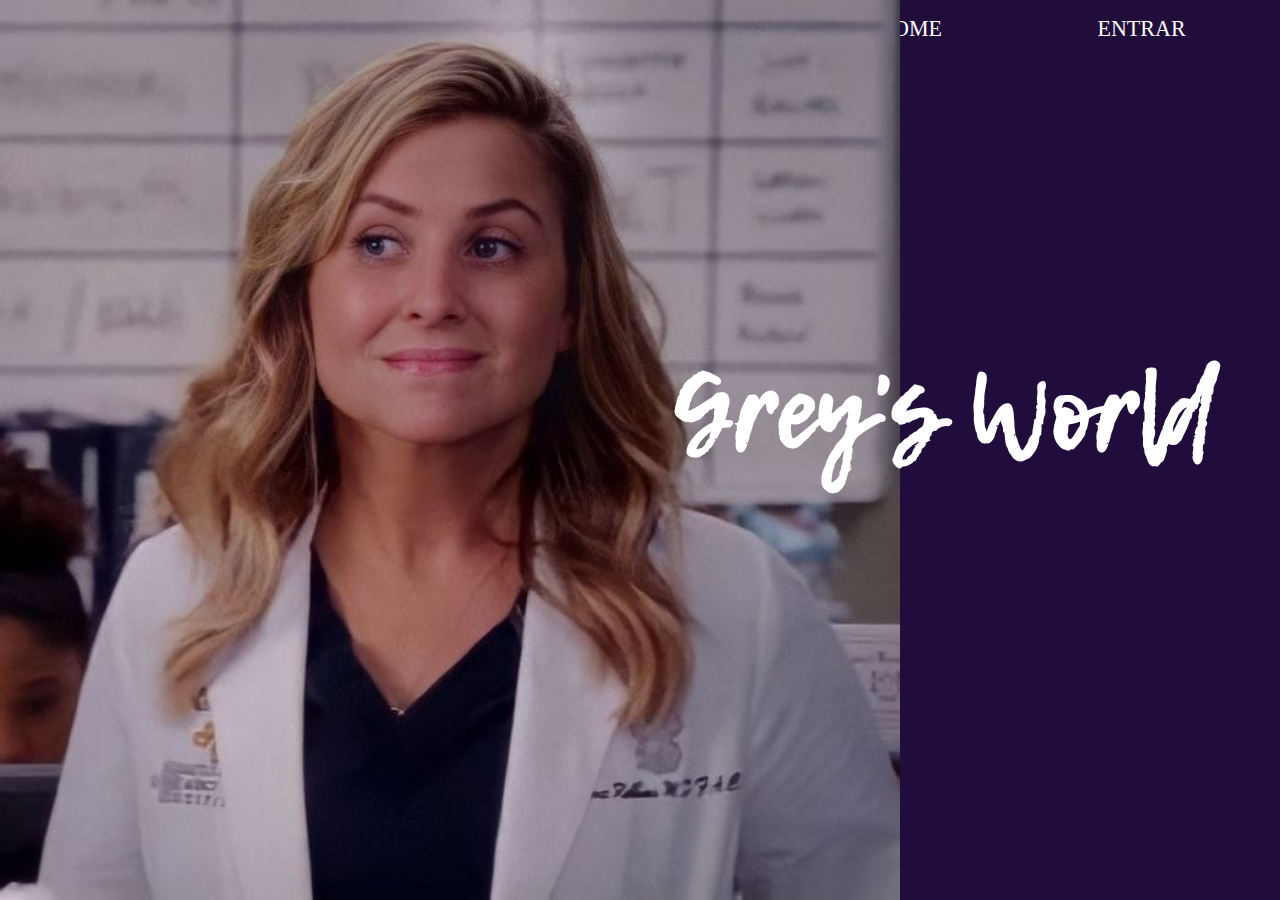
<file: index.html>
<!DOCTYPE html>
<html>
<head>
    <meta charset="utf-8">
    <meta name="viewport" content="width=device-width, initial-scale=1">
    <title> Medicine's World </title>
    <link rel="sortcut icon" href="Imgs/ícone.png">
    <link rel="stylesheet" href="Style/index.css">
    <link rel="stylesheet" href="Style/resposive.css">
    <link rel="preconnect" href="https://fonts.googleapis.com">
    <link rel="preconnect" href="https://fonts.gstatic.com" crossorigin>
    <link href="https://fonts.googleapis.com/css2?family=Licorice&display=swap" rel="stylesheet">
</head>
<body>
    <nav id="index">
        <ul>
            <li>
                <a id="home" href="home.html">HOME</a>
            </li>
            <li>
                <a id="quizes" href="Logar.html">ENTRAR</a>
            </li>
           
        </ul>

    </nav>
    <main>
        <img  src="Imgs/Personagem7.jpeg" alt="index">
        <h1 id="Grey-s"> Grey's World </h1>
</main>
</body>
</html>
</file>
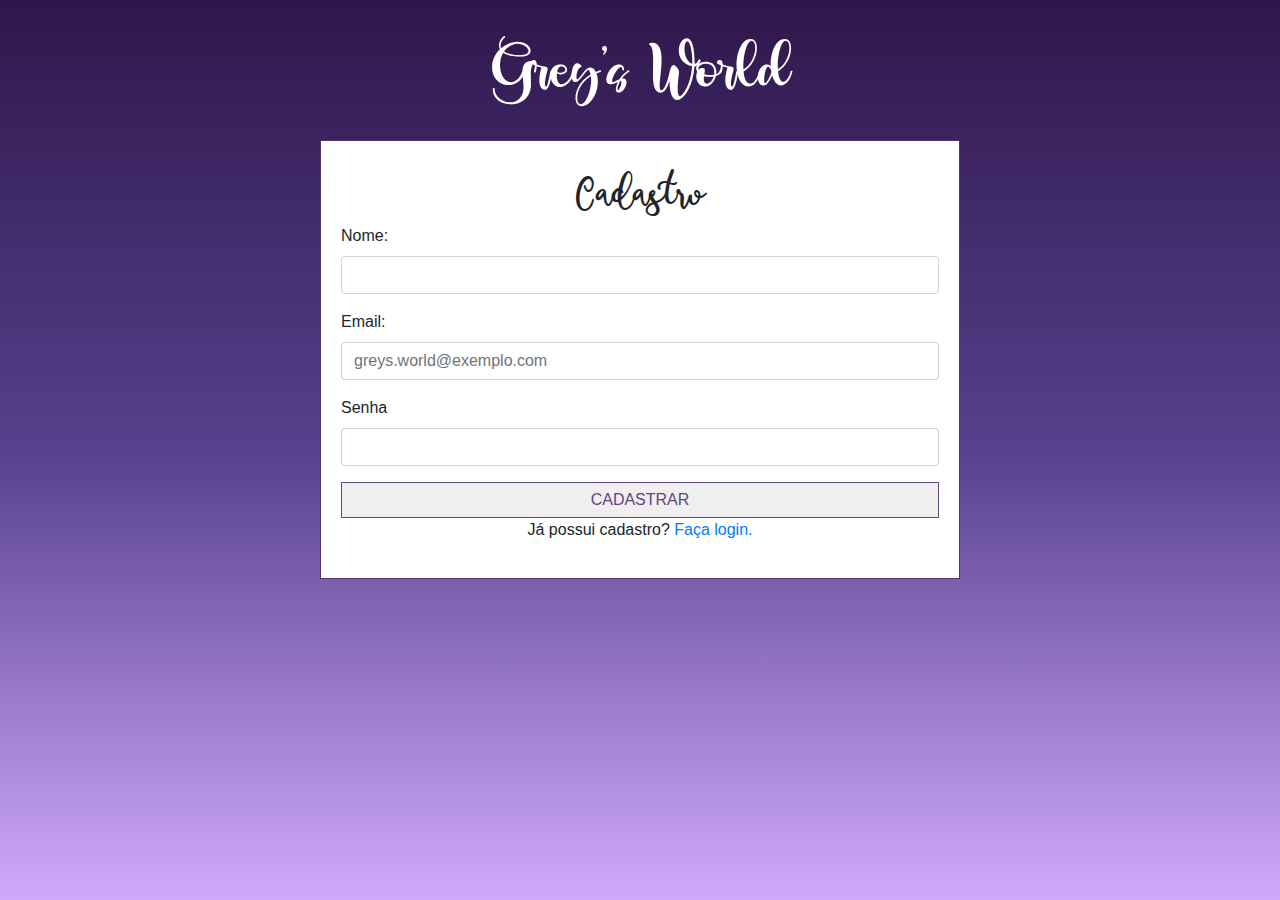
<file: Cadastrar.html>
<!doctype html>
<html lang="pt-br" class="login">
 <head>
   <title> Cadastro</title>
   <meta charset="utf-8">
   <meta name="viewport" content="width=device-width, initial-scale=1, shrink-to-fit=no">
   <link rel="stylesheet" href="https://stackpath.bootstrapcdn.com/bootstrap/4.4.1/css/bootstrap.min.css" integrity="sha384-Vkoo8x4CGsO3+Hhxv8T/Q5PaXtkKtu6ug5TOeNV6gBiFeWPGFN9MuhOf23Q9Ifjh" crossorigin="anonymous">
   <link rel="icon" href="Imgs/ícone.png">
    <link rel="stylesheet" href="Style/style.css">
    <link rel="stylesheet" href="Style/resposive.css">
    <link rel="preconnect" href="https://fonts.googleapis.com">
    <link rel="preconnect" href="https://fonts.gstatic.com" crossorigin>
    <link href="https://fonts.googleapis.com/css2?family=Licorice&display=swap" rel="stylesheet">
    
  </head>
 <body>  
   <h1 id="Login-NomeSite"> Grey's World </h1> 
    <section class="div-principal"> 
        <h1> Cadastro</h1>

        <div class="mb-3">
          <label for="formGroupExampleInput" class="form-label"> Nome: </label>
          <input type="text" class="form-control" id="formGroupExampleInput0">
        </div>
        </div>
  <div class="mb-3">
    <label for="formGroupExampleInput" class="form-label"> Email: </label>
    <input type="text" class="form-control" id="formGroupExampleInput1" placeholder="greys.world@exemplo.com">
  </div>
  <div class="mb-3">
    <label for="formGroupExampleInput2" class="form-label">Senha</label>
    <input type="text" class="form-control" id="formGroupExampleInput2">
  </div>
  <button id="button-cadastrar" type="button">CADASTRAR</button>

  <p> Já possui cadastro? <a href="Logar.html">Faça login.</a></p>
  </section>

  <script src="Js/cadastro.js"></script>
   <script src="https://code.jquery.com/jquery-3.4.1.slim.min.js" integrity="sha384-J6qa4849blE2+poT4WnyKhv5vZF5SrPo0iEjwBvKU7imGFAV0wwj1yYfoRSJoZ+n" crossorigin="anonymous"></script>
   <script src="https://cdn.jsdelivr.net/npm/popper.js@1.16.0/dist/umd/popper.min.js" integrity="sha384-Q6E9RHvbIyZFJoft+2mJbHaEWldlvI9IOYy5n3zV9zzTtmI3UksdQRVvoxMfooAo" crossorigin="anonymous"></script>
   <script src="https://stackpath.bootstrapcdn.com/bootstrap/4.4.1/js/bootstrap.min.js" integrity="sha384-wfSDF2E50Y2D1uUdj0O3uMBJnjuUD4Ih7YwaYd1iqfktj0Uod8GCExl3Og8ifwB6" crossorigin="anonymous"></script>
 </body>
</html>
</file>
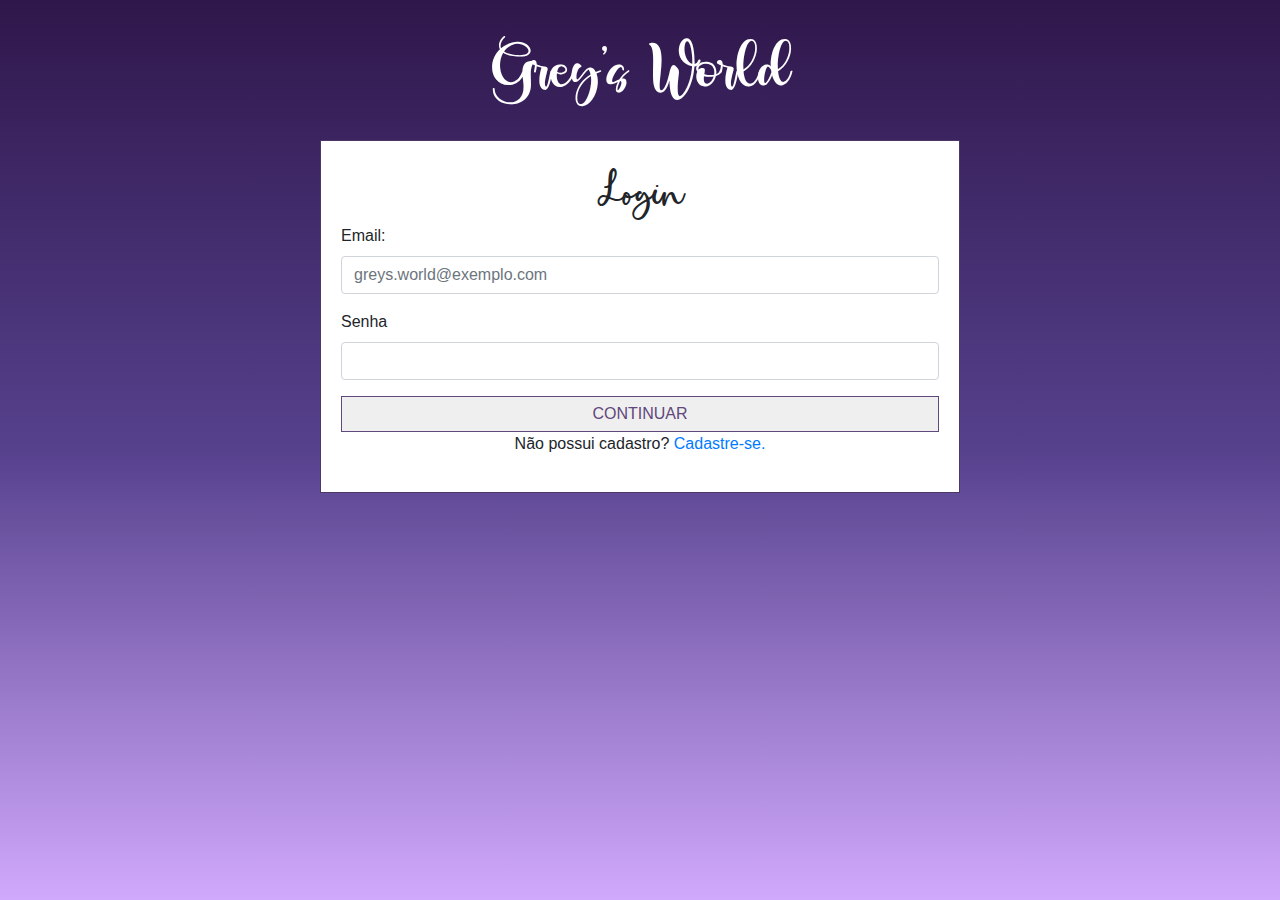
<file: Logar.html>
<!doctype html>
<html lang="pt-br" class="login">
 <head>
   <title> Login</title>
   <meta charset="utf-8">
   <meta name="viewport" content="width=device-width, initial-scale=1, shrink-to-fit=no">
   <link rel="stylesheet" href="https://stackpath.bootstrapcdn.com/bootstrap/4.4.1/css/bootstrap.min.css" integrity="sha384-Vkoo8x4CGsO3+Hhxv8T/Q5PaXtkKtu6ug5TOeNV6gBiFeWPGFN9MuhOf23Q9Ifjh" crossorigin="anonymous">
   <link rel="icon" href="Imgs/ícone.png">
    <link rel="stylesheet" href="Style/style.css">
    <link rel="stylesheet" href="Style/resposive.css">
    <link rel="preconnect" href="https://fonts.googleapis.com">
    <link rel="preconnect" href="https://fonts.gstatic.com" crossorigin>
    <link href="https://fonts.googleapis.com/css2?family=Licorice&display=swap" rel="stylesheet">
   
  </head>
 <body>  
  <h1 id="Login-NomeSite"> Grey's World</h1>   
     <section class="div-principal"> 
        <h1> Login</h1>
  <div class="mb-3">
    <label for="formGroupExampleInput" class="form-label"> Email: </label>
    <input type="text" class="form-control" id="formGroupInput1" placeholder="greys.world@exemplo.com">
  </div>
  <div class="mb-3">
    <label for="formGroupExampleInput2" class="form-label">Senha</label>
    <input type="text" class="form-control" id="formGroupInput2">
  </div>
  <button id="continuar" type="button">CONTINUAR</button>
  <p> Não possui cadastro? <a href="Cadastrar.html">Cadastre-se.</a></p>
  </section>
  <script src="Js/login.js"></script>
   <script src="https://code.jquery.com/jquery-3.4.1.slim.min.js" integrity="sha384-J6qa4849blE2+poT4WnyKhv5vZF5SrPo0iEjwBvKU7imGFAV0wwj1yYfoRSJoZ+n" crossorigin="anonymous"></script>
   <script src="https://cdn.jsdelivr.net/npm/popper.js@1.16.0/dist/umd/popper.min.js" integrity="sha384-Q6E9RHvbIyZFJoft+2mJbHaEWldlvI9IOYy5n3zV9zzTtmI3UksdQRVvoxMfooAo" crossorigin="anonymous"></script>
   <script src="https://stackpath.bootstrapcdn.com/bootstrap/4.4.1/js/bootstrap.min.js" integrity="sha384-wfSDF2E50Y2D1uUdj0O3uMBJnjuUD4Ih7YwaYd1iqfktj0Uod8GCExl3Og8ifwB6" crossorigin="anonymous"></script>
 </body>
</html>
</file>
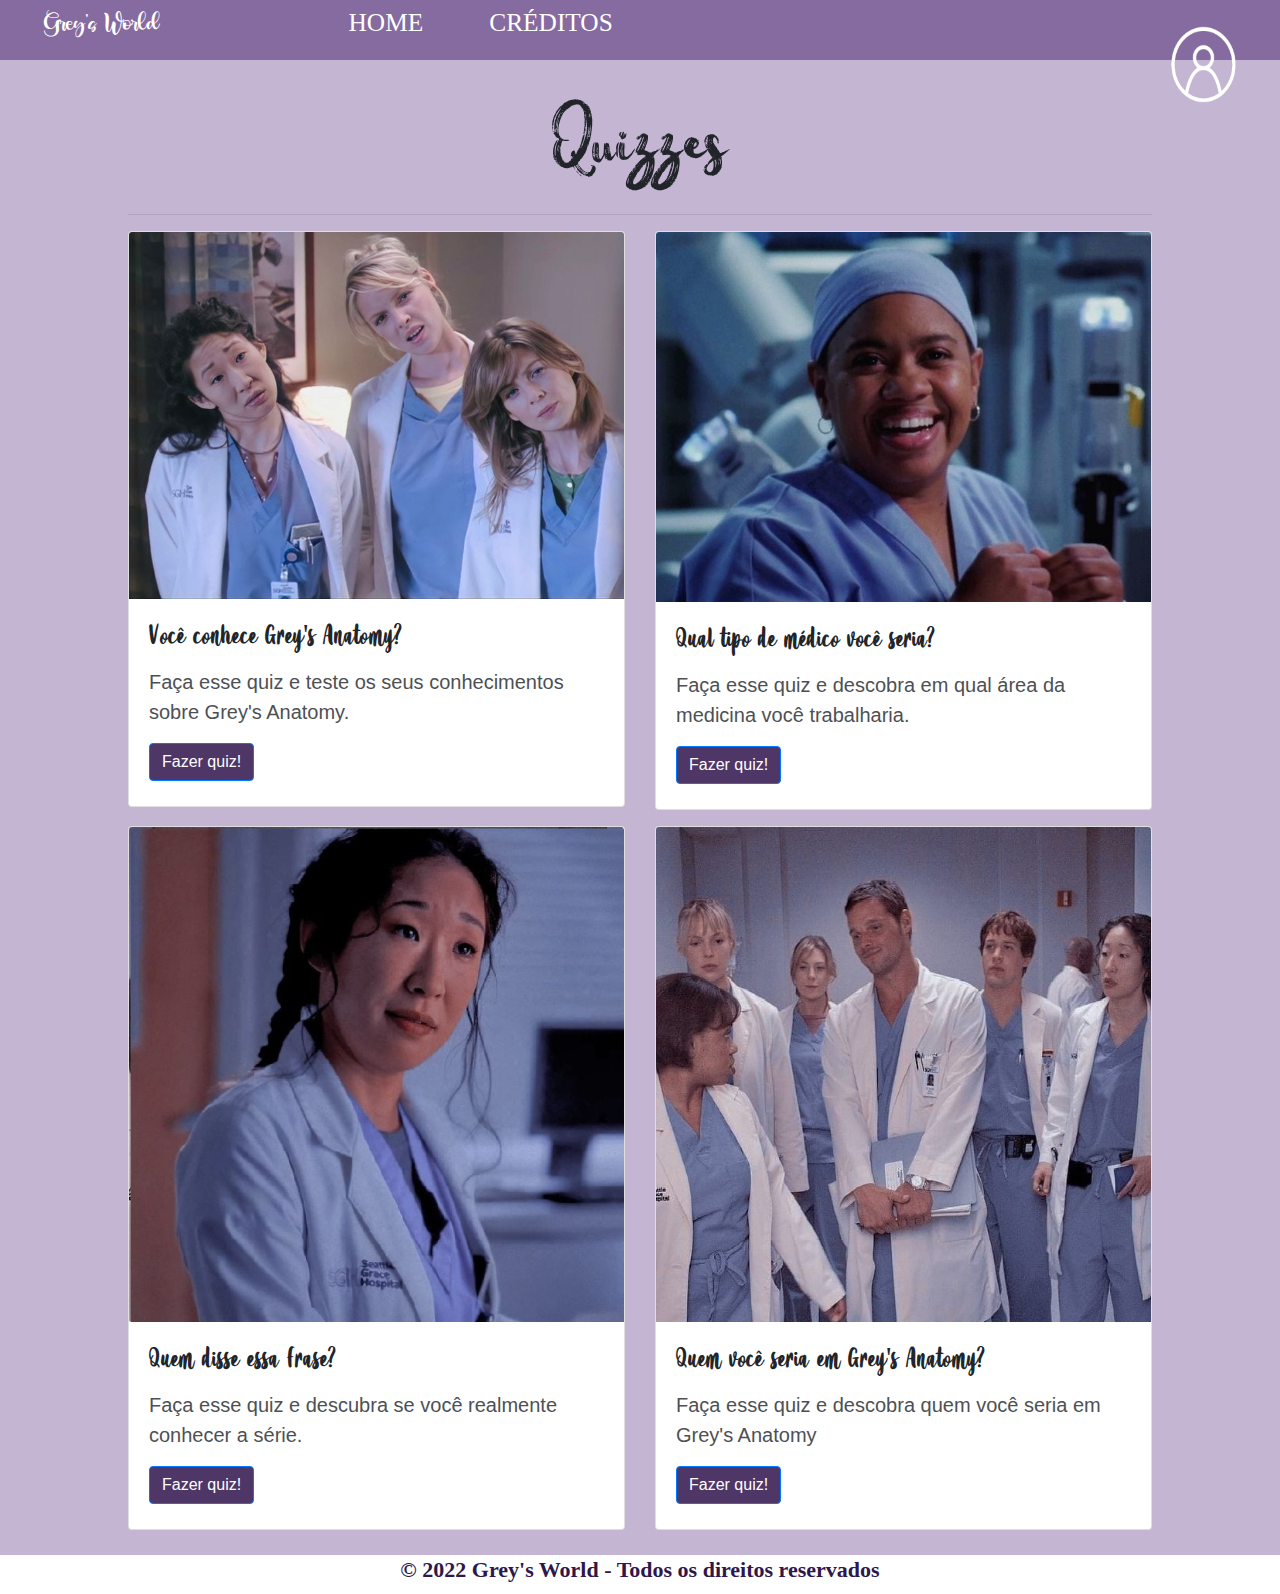
<file: quiz.html>
<!DOCTYPE html>
<html>
<head>
    <meta charset="utf-8">
    <meta name="viewport" content="width=device-width, initial-scale=1">
    <title> Quiz </title>
    <link rel="sortcut icon" href="Imgs/ícone.png">
    <link rel="stylesheet" href="https://stackpath.bootstrapcdn.com/bootstrap/4.4.1/css/bootstrap.min.css" integrity="sha384-Vkoo8x4CGsO3+Hhxv8T/Q5PaXtkKtu6ug5TOeNV6gBiFeWPGFN9MuhOf23Q9Ifjh" crossorigin="anonymous">
    <link rel="stylesheet" href="Style/style.css">
    <link rel="stylesheet" href="Style/resposive.css">
    <link rel="preconnect" href="https://fonts.googleapis.com">
    <link rel="preconnect" href="https://fonts.gstatic.com" crossorigin>
    <link href="https://fonts.googleapis.com/css2?family=Licorice&display=swap" rel="stylesheet">

</head>
<body>
    <nav>
        <ul>
            <h2 id="NomeSite">
                <a href="index.html">Grey's World </a></h2>

            <li>
                <a href="home.html"> HOME</a>
            </li>
            <li>
                <a href="creditos.html">CRÉDITOS</a>
            </li>
            <li id="entrar">
              <a id="a-nav" href="Logar.html">  <img  id="perfil" alt="perfil" src="Imgs/Perfil.png"> </a>
               </li>
        </ul>
    </nav>
    <main>
    <h1 class="titulo-2"> Quizzes </h1>


    <div class="traco-roxo">
    <hr>
         </div>

      <div class="row row-cols-1 row-cols-md-2 g-4">
        <div class="col">
          <div class="card">
            <img src="Imgs/trio.jpeg" class="card-img-top" alt="...">
            <div class="card-body">
              <h5 class="card-title"> Você conhece Grey's Anatomy? </h5>
              <p class="card-text"> Faça esse quiz e teste os seus conhecimentos sobre Grey's Anatomy. </p>
              <a href="quizes/conhecimento.html" class="btn btn-primary">Fazer quiz!</a>
            </div>
          </div>
        </div>
        <div class="col">
          <div class="card">
            <img src="Imgs/personagem4.jpeg" class="card-img-top" alt="...">
            <div class="card-body">
              <h5 class="card-title">Qual tipo de médico você seria? </h5>
              <p class="card-text">Faça esse quiz e descobra em qual área da medicina você trabalharia.</p>
              <a href="quizes/medico.html" class="btn btn-primary">Fazer quiz!</a>
            </div>
          </div>
        </div>
        <div class="col">
          <div class="card">
            <img src="Imgs/grupo1.jpeg" class="card-img-top" alt="...">
            <div class="card-body">
              <h5 class="card-title">Quem disse essa Frase?</h5>
              <p class="card-text"> Faça esse quiz e descubra se você realmente conhecer a série.</p>
              <a href="quizes/frase.html" id="frase-button" class="btn btn-primary"> Fazer quiz!</a>
            </div>
          </div>
        </div>
        <div class="col">
          <div class="card">
            <img src="Imgs/Yang3.jpeg" class="card-img-top" alt="...">
            <div class="card-body">
              <h5 class="card-title">Quem você seria em Grey's Anatomy? </h5>
              <p class="card-text">Faça esse quiz e descobra quem você seria em Grey's Anatomy</p>
              <a href="quizes/quem-seria.html" class="btn btn-primary">Fazer quiz!</a>
            </div>
          </div>
        </div>
      </div>
  
    </section>
    </main>
    <footer>
      <h1> © 2022 Grey's World - Todos os direitos reservados </h1>
  </footer>

  <script src="Js/ImgPerfil.js"></script>
    <script src="https://code.jquery.com/jquery-3.4.1.slim.min.js" integrity="sha384-J6qa4849blE2+poT4WnyKhv5vZF5SrPo0iEjwBvKU7imGFAV0wwj1yYfoRSJoZ+n" crossorigin="anonymous"></script>
   <script src="https://cdn.jsdelivr.net/npm/popper.js@1.16.0/dist/umd/popper.min.js" integrity="sha384-Q6E9RHvbIyZFJoft+2mJbHaEWldlvI9IOYy5n3zV9zzTtmI3UksdQRVvoxMfooAo" crossorigin="anonymous"></script>
   <script src="https://stackpath.bootstrapcdn.com/bootstrap/4.4.1/js/bootstrap.min.js" integrity="sha384-wfSDF2E50Y2D1uUdj0O3uMBJnjuUD4Ih7YwaYd1iqfktj0Uod8GCExl3Og8ifwB6" crossorigin="anonymous"></script>
</body>
</html>
</file>
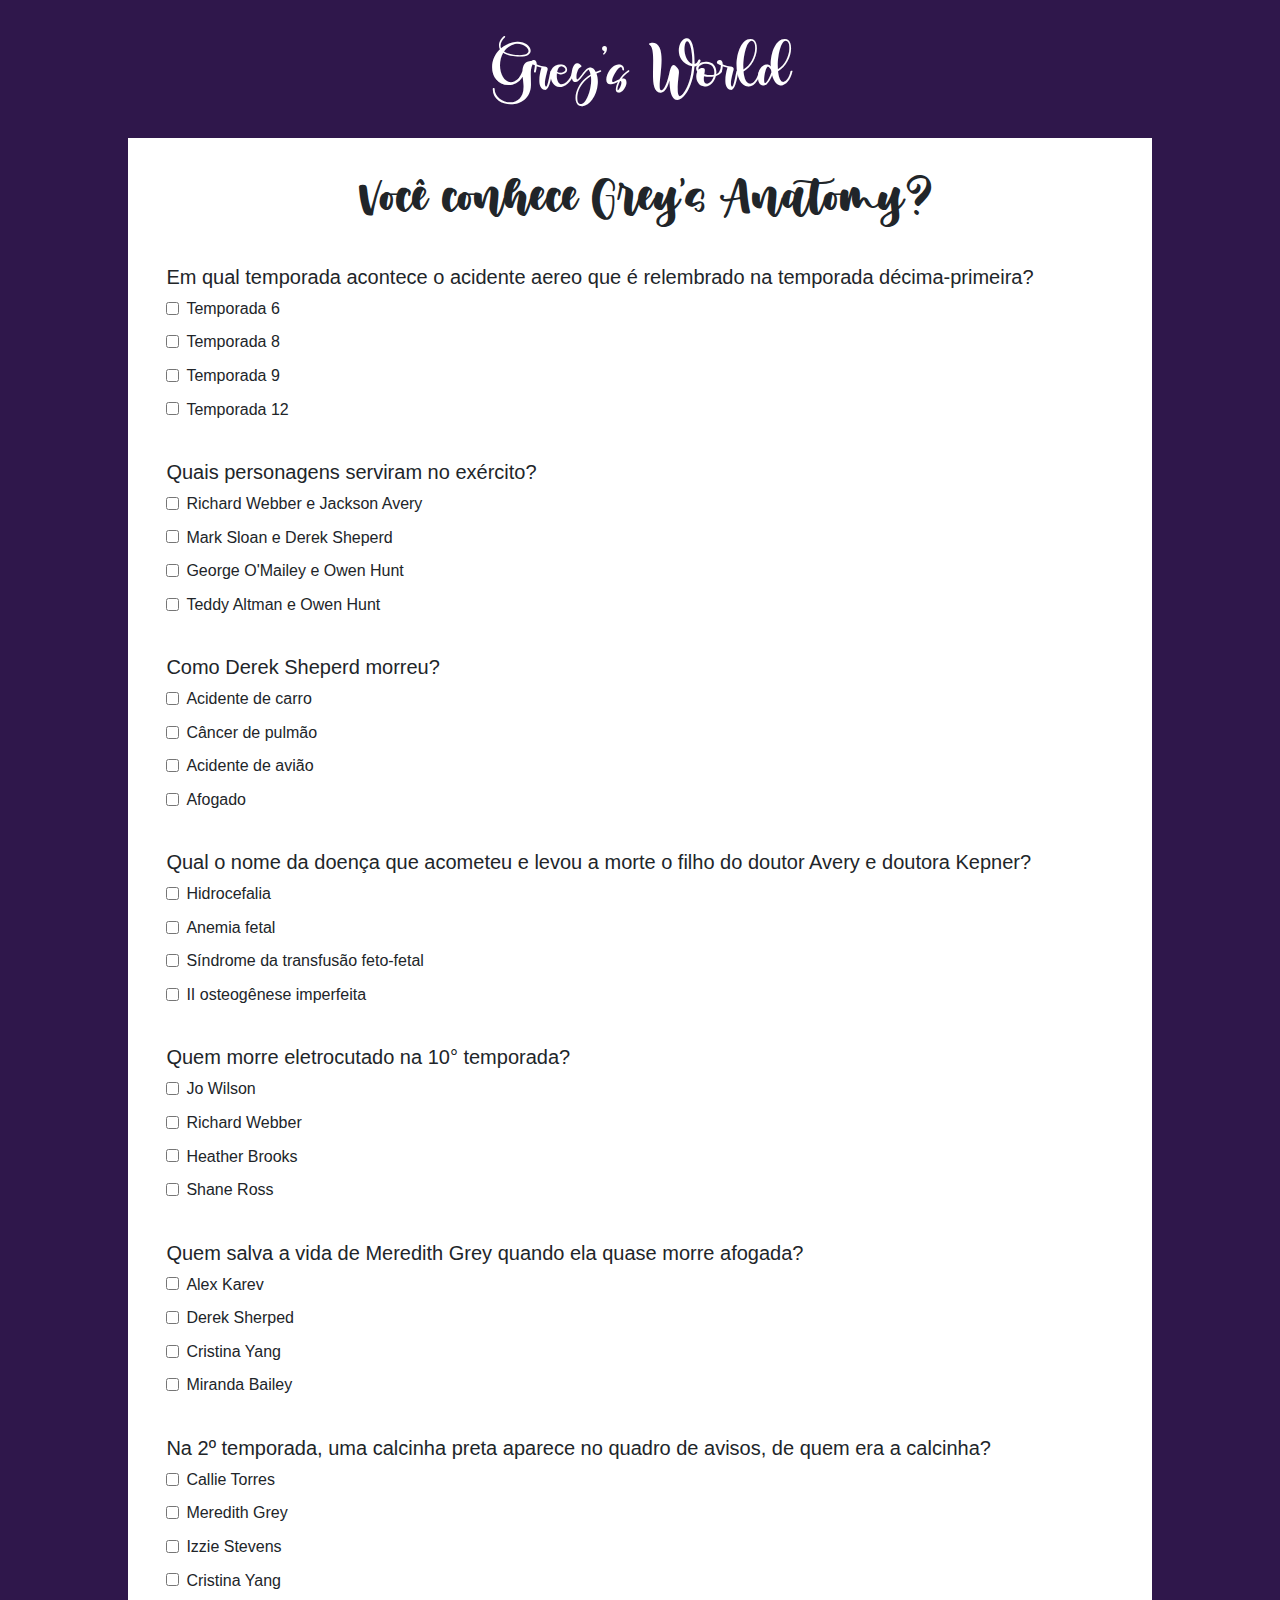
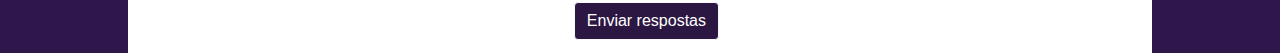
<file: quizes/conhecimento.html>
<!DOCTYPE html>
<html>
<head>
    <meta charset="utf-8">
    <meta name="viewport" content="width=device-width, initial-scale=1">
    <title> Quanto você sabe sobre Grey's Anatomy?</title>
    <link rel="sortcut icon" href="../Imgs/ícone.png">
    <link rel="stylesheet" href="../Style/style.css">
    <link rel="stylesheet" href="../Style/quiz.css ">
    <link rel="stylesheet" href="../Style/resposive.css">
    <link rel="stylesheet" href="https://stackpath.bootstrapcdn.com/bootstrap/4.4.1/css/bootstrap.min.css" integrity="sha384-Vkoo8x4CGsO3+Hhxv8T/Q5PaXtkKtu6ug5TOeNV6gBiFeWPGFN9MuhOf23Q9Ifjh" crossorigin="anonymous">
    <link rel="preconnect" href="https://fonts.googleapis.com ">
    <link rel="preconnect" href="https://fonts.gstatic.com " crossorigin>
    <link href="https://fonts.googleapis.com/css2?family=Waterfall&display=swap" rel="stylesheet">
    <link rel="preconnect" href="https://fonts.googleapis.com ">
    <link rel="preconnect" href="https://fonts.gstatic.com " crossorigin>
    <link href="https://fonts.googleapis.com/css2?family=Dancing+Script:wght@500&family=Indie+Flower&family=Licorice&family=Sacramento&display=swap " rel="stylesheet ">
  
</head>
<body>
    <h1 id="Login-NomeSite"> Grey's World  </h1> 
 
    <main class="Quiz">
        <h1 id="titulo-Grey">  Você conhece Grey's Anatomy?</h1>
        <section id="perguntas">
            <h1> Em qual temporada acontece o acidente aereo que é relembrado na temporada décima-primeira? </h1>
            <div class="form-check">
                <input class="form-check-input" type="checkbox" value="" id="flexCheckDefault">
                <label class="form-check-label" for="flexCheckDefault">
                    Temporada 6
                </label>
              </div>
              <div class="form-check">
                <input class="form-check-input" type="checkbox" value="" id="temporada-8">
                <label class="form-check-label" for="flexCheckDefault">
                    Temporada 8
                </label>
              </div>
              <div class="form-check">
                <input class="form-check-input" type="checkbox" value="" id="flexCheckDefault">
                <label class="form-check-label" for="flexCheckDefault">
                    Temporada 9
                </label>
              </div>
              <div class="form-check">
                <input class="form-check-input" type="checkbox" value="" id="flexCheckChecked">
                <label class="form-check-label" for="flexCheckDefault">
                   Temporada 12
                </label>
              </div>


              <h1>Quais personagens serviram no exército?</h1>
              <div class="form-check">
                <input class="form-check-input" type="checkbox" value="" id="flexCheckDefault">
                <label class="form-check-label" for="flexCheckDefault">
                    Richard Webber e Jackson Avery
                </label>
              </div>
              <div class="form-check">
                <input class="form-check-input" type="checkbox" value="" id="flexCheckChecked">
                <label class="form-check-label" for="flexCheckDefault">
                    Mark Sloan e Derek Sheperd
                </label>
              </div>
              <div class="form-check">
                <input class="form-check-input" type="checkbox" value="" id="flexCheckDefault">
                <label class="form-check-label" for="flexCheckDefault">
                       George O'Mailey e Owen Hunt
                </label>
              </div>
              <div class="form-check">
                <input class="form-check-input" type="checkbox" value="" id="Teddt-Owen">
                <label class="form-check-label" for="flexCheckDefault">
                        Teddy Altman e Owen Hunt
                </label>
              </div>


              <h1>Como Derek Sheperd morreu?</h1>

              <div class="form-check">
                <input class="form-check-input" type="checkbox" value="" id="Carro">
                <label class="form-check-label" for="flexCheckDefault">
                 Acidente de carro
                </label>
              </div>
              <div class="form-check">
                <input class="form-check-input" type="checkbox" value="" id="flexCheckChecked">
                <label class="form-check-label" for="flexCheckDefault">
                Câncer de pulmão
                </label>
              </div>
              <div class="form-check">
                <input class="form-check-input" type="checkbox" value="" id="flexCheckDefault">
                <label class="form-check-label" for="flexCheckDefault">
                Acidente de avião
                </label>
              </div>
              <div class="form-check">
                <input class="form-check-input" type="checkbox" value="" id="flexCheckChecked">
                <label class="form-check-label" for="flexCheckDefault">
                Afogado
                </label>
              </div>
    
              <h1> Qual o nome da doença que acometeu e levou a morte o filho do doutor Avery e doutora Kepner?</h1>
              <div class="form-check">
                <input class="form-check-input" type="checkbox" value="" id="flexCheckDefault">
                <label class="form-check-label" for="flexCheckDefault">
                   Hidrocefalia
                </label>
              </div>
              <div class="form-check">
                <input class="form-check-input" type="checkbox" value="" id="flexCheckChecked">
                <label class="form-check-label" for="flexCheckDefault">
                    Anemia fetal
                </label>
              </div>
              <div class="form-check">
                <input class="form-check-input" type="checkbox" value="" id="flexCheckDefault">
                <label class="form-check-label" for="flexCheckDefault">
                    Síndrome da transfusão feto-fetal
                </label>
              </div>
              <div class="form-check">
                <input class="form-check-input" type="checkbox" value="" id="imperfeita">
                <label class="form-check-label" for="flexCheckDefault">
                    II osteogênese imperfeita
                </label>
              </div>

              <h1>Quem morre eletrocutado na 10° temporada? </h1>
              <div class="form-check">
                <input class="form-check-input" type="checkbox" value="" id="flexCheckDefault">
                <label class="form-check-label" for="flexCheckDefault">
                    Jo Wilson
                </label>
              </div>
              <div class="form-check">
                <input class="form-check-input" type="checkbox" value="" id="flexCheckChecked">
                <label class="form-check-label" for="flexCheckDefault">
                    Richard Webber
                </label>
              </div>
              <div class="form-check">
                <input class="form-check-input" type="checkbox" value="" id="Heather">
                <label class="form-check-label" for="flexCheckDefault">
                    Heather Brooks
                </label>
              </div>
              <div class="form-check">
                <input class="form-check-input" type="checkbox" value="" id="flexCheckChecked">
                <label class="form-check-label" for="flexCheckDefault">
                   Shane Ross
                </label>
              </div>
    

              <h1> Quem salva a vida de Meredith Grey quando ela quase morre afogada?</h1>
              <div class="form-check">
                <input class="form-check-input" type="checkbox" value="" id="flexCheckDefault">
                <label class="form-check-label" for="flexCheckDefault">
                   Alex Karev
                </label>
              </div>
              <div class="form-check">
                <input class="form-check-input" type="checkbox" value="" id="Drek">
                <label class="form-check-label" for="flexCheckDefault">
                Derek Sherped
                </label>
              </div>
              <div class="form-check">
                <input class="form-check-input" type="checkbox" value="" id="flexCheckDefault">
                <label class="form-check-label" for="flexCheckDefault">
                   Cristina Yang
                </label>
              </div>
              <div class="form-check">
                <input class="form-check-input" type="checkbox" value="" id="flexCheckChecked">
                <label class="form-check-label" for="flexCheckDefault">
                   Miranda Bailey
                </label>
              </div>
           


              <h1>Na 2º temporada, uma calcinha preta aparece no quadro de avisos, de quem era a calcinha?</h1>  
              <div class="form-check">
                <input class="form-check-input" type="checkbox" value="" id="flexCheckDefault">
                <label class="form-check-label" for="flexCheckDefault">
                    Callie Torres
                </label>
              </div>
              <div class="form-check">
                <input class="form-check-input" type="checkbox" value="" id="Meredith">
                <label class="form-check-label" for="flexCheckDefault">
                 Meredith Grey
                </label>
              </div>
              <div class="form-check">
                <input class="form-check-input" type="checkbox" value="" id="flexCheckDefault">
                <label class="form-check-label" for="flexCheckDefault">
                    Izzie Stevens
                </label>
              </div>
              <div class="form-check">
                <input class="form-check-input" type="checkbox" value="" id="flexCheckChecked">
                <label class="form-check-label" for="flexCheckDefault">
                Cristina Yang
                </label>
              </div>  

             
              </section>
              <button  id="enviar" type="button" class="btn btn-light">Enviar respostas</button>
            </main>
              <script src="../Js/conhecimento.js"></script>
    <script src="https://code.jquery.com/jquery-3.4.1.slim.min.js" integrity="sha384-J6qa4849blE2+poT4WnyKhv5vZF5SrPo0iEjwBvKU7imGFAV0wwj1yYfoRSJoZ+n" crossorigin="anonymous"></script>
    <script src="https://cdn.jsdelivr.net/npm/popper.js@1.16.0/dist/umd/popper.min.js" integrity="sha384-Q6E9RHvbIyZFJoft+2mJbHaEWldlvI9IOYy5n3zV9zzTtmI3UksdQRVvoxMfooAo" crossorigin="anonymous"></script>
    <script src="https://stackpath.bootstrapcdn.com/bootstrap/4.4.1/js/bootstrap.min.js" integrity="sha384-wfSDF2E50Y2D1uUdj0O3uMBJnjuUD4Ih7YwaYd1iqfktj0Uod8GCExl3Og8ifwB6" crossorigin="anonymous"></script>
</body>
</html>
</file>
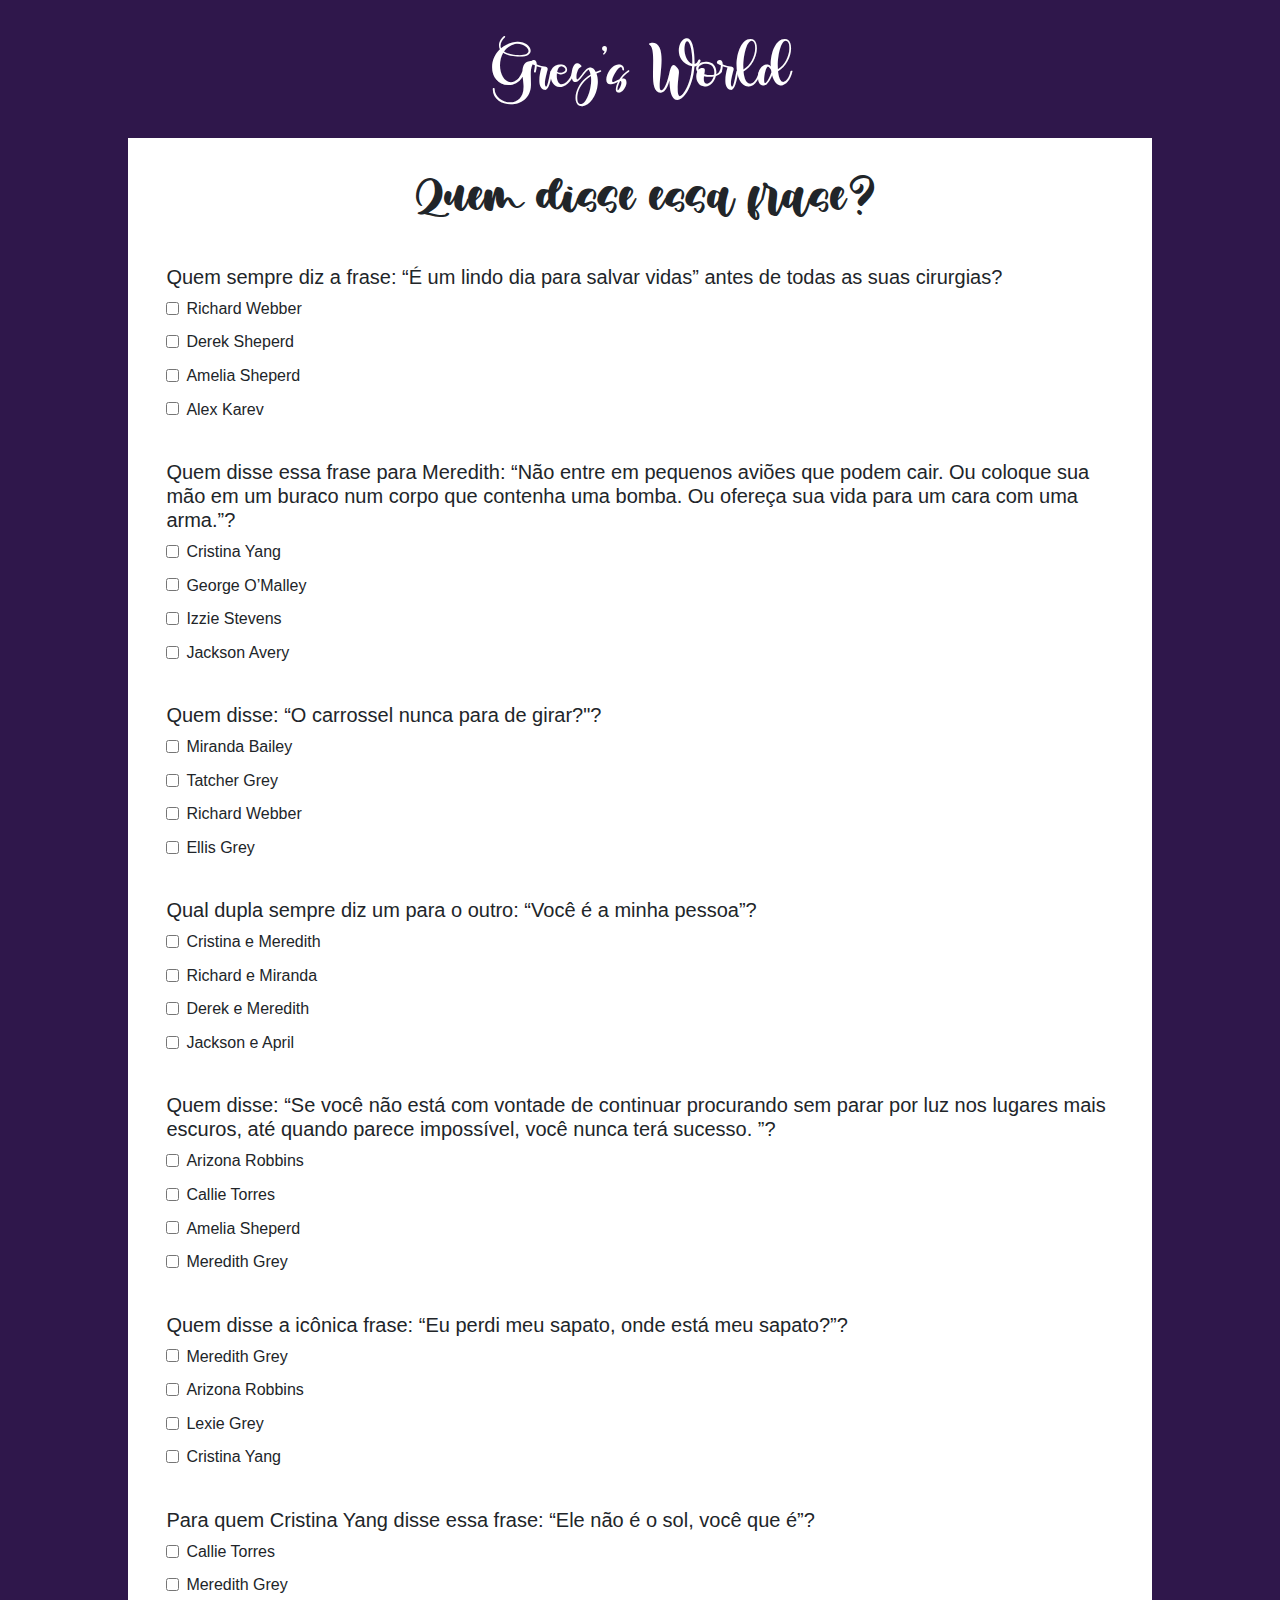
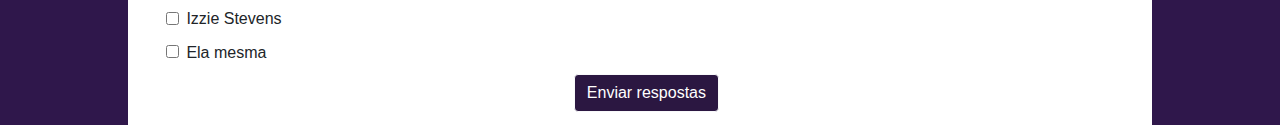
<file: quizes/frase.html>
<!DOCTYPE html>
<html>
<head>
    <meta charset="utf-8">
    <meta name="viewport" content="width=device-width, initial-scale=1">
    <title> Quem disse essa frase?</title>
    <link rel="sortcut icon" href="../Imgs/ícone.png">
    <link rel="stylesheet" href="../Style/style.css">
    <link rel="stylesheet" href="../Style/quiz.css ">
    <link rel="stylesheet" href="../Style/resposive.css">
    <link rel="stylesheet" href="https://stackpath.bootstrapcdn.com/bootstrap/4.4.1/css/bootstrap.min.css" integrity="sha384-Vkoo8x4CGsO3+Hhxv8T/Q5PaXtkKtu6ug5TOeNV6gBiFeWPGFN9MuhOf23Q9Ifjh" crossorigin="anonymous">
    <link rel="preconnect" href="https://fonts.googleapis.com ">
    <link rel="preconnect" href="https://fonts.gstatic.com " crossorigin>
    <link href="https://fonts.googleapis.com/css2?family=Waterfall&display=swap" rel="stylesheet">
    <link rel="preconnect" href="https://fonts.googleapis.com ">
    <link rel="preconnect" href="https://fonts.gstatic.com " crossorigin>
    <link href="https://fonts.googleapis.com/css2?family=Dancing+Script:wght@500&family=Indie+Flower&family=Licorice&family=Sacramento&display=swap " rel="stylesheet ">
</head>
<body>
    <h1 id="Login-NomeSite"> Grey's World  </h1> 
    <main class="Quiz">
        <h1 id="titulo-Grey"> Quem disse essa frase? </h1>
        <section id="perguntas">
            <h1> Quem sempre diz a frase: “É um lindo dia para salvar vidas” antes de todas as suas cirurgias?</h1>
            <div class="form-check">
                <input class="form-check-input" type="checkbox" value="Richard Webber" >
                <label class="form-check-label" for="flexCheckDefault">
                    Richard Webber
                </label>
              </div>
              <div class="form-check">
                <input class="form-check-input" type="checkbox" value="Derek Sheperd" id="Derek-Sheperd">
                <label class="form-check-label" for="flexCheckDefault">
                    Derek Sheperd
                </label>
              </div>
              <div class="form-check">
                <input class="form-check-input" type="checkbox" value="Amelia Sheperd" >
                <label class="form-check-label" for="flexCheckDefault">
                    Amelia Sheperd
                </label>
              </div>
              <div class="form-check">
                <input class="form-check-input" type="checkbox" value="Alex Karev" >
                <label class="form-check-label" for="flexCheckDefault">
                    Alex Karev
                </label>
              </div>


              <h1>Quem disse essa frase para Meredith: “Não entre em pequenos aviões que podem cair. Ou coloque sua mão em um buraco num corpo que contenha uma bomba. Ou ofereça sua vida para um cara com uma arma.”? </h1>
              <div class="form-check">
                <input class="form-check-input" type="checkbox" value="" id="Cristina-Yang" >
                <label class="form-check-label" for="flexCheckDefault">
                    Cristina Yang
                </label>
              </div>
              <div class="form-check">
                <input class="form-check-input" type="checkbox" value="" id="flexCheckChecked">
                <label class="form-check-label" for="flexCheckDefault">
                    George O’Malley
                </label>
              </div>
              <div class="form-check">
                <input class="form-check-input" type="checkbox" value="" id="flexCheckDefault">
                <label class="form-check-label" for="flexCheckDefault">
                    Izzie Stevens
                </label>
              </div>
              <div class="form-check">
                <input class="form-check-input" type="checkbox" value="" id="flexCheckChecked">
                <label class="form-check-label" for="flexCheckDefault">
                    Jackson Avery
                </label>
              </div>


              <h1>Quem disse: “O carrossel nunca para de girar?"?</h1>

              <div class="form-check">
                <input class="form-check-input" type="checkbox" value="" id="flexCheckDefault">
                <label class="form-check-label" for="flexCheckDefault">
                    Miranda Bailey 
                </label>
              </div>
              <div class="form-check">
                <input class="form-check-input" type="checkbox" value="" id="flexCheckChecked">
                <label class="form-check-label" for="flexCheckDefault">
                    Tatcher Grey
                </label>
              </div>
              <div class="form-check">
                <input class="form-check-input" type="checkbox" value="" id="flexCheckDefault">
                <label class="form-check-label" for="flexCheckDefault">
                    Richard Webber
                </label>
              </div>
              <div class="form-check">
                <input class="form-check-input" type="checkbox" value="" id="Ellis-Grey">
                <label class="form-check-label" for="flexCheckDefault">
                    Ellis Grey 
                </label>
              </div>
    
              <h1>Qual dupla sempre diz um para o outro: “Você é a minha pessoa”?</h1>
              <div class="form-check">
                <input class="form-check-input" type="checkbox" value="" id="Cristina-Meredith">
                <label class="form-check-label" for="flexCheckDefault">
                    Cristina e Meredith 
                </label>
              </div>
              <div class="form-check">
                <input class="form-check-input" type="checkbox" value="" id="flexCheckChecked">
                <label class="form-check-label" for="flexCheckDefault">
                    Richard e Miranda
                </label>
              </div>
              <div class="form-check">
                <input class="form-check-input" type="checkbox" value="" id="flexCheckDefault">
                <label class="form-check-label" for="flexCheckDefault">
                    Derek e Meredith
                </label>
              </div>
              <div class="form-check">
                <input class="form-check-input" type="checkbox" value="" id="flexCheckChecked">
                <label class="form-check-label" for="flexCheckDefault">
                    Jackson e April
                </label>
              </div>

              <h1>Quem disse: “Se você não está com vontade de continuar procurando sem parar por luz nos lugares mais escuros, até quando parece impossível, você nunca terá sucesso. ”? </h1>
              <div class="form-check">
                <input class="form-check-input" type="checkbox" value="" id="flexCheckDefault">
                <label class="form-check-label" for="flexCheckDefault">
                    Arizona Robbins
                </label>
              </div>
              <div class="form-check">
                <input class="form-check-input" type="checkbox" value="" id="flexCheckChecked">
                <label class="form-check-label" for="flexCheckDefault">
                    Callie Torres
                </label>
              </div>
              <div class="form-check">
                <input class="form-check-input" type="checkbox" value="" id="Amelia-Sheperd">
                <label class="form-check-label" for="flexCheckDefault">
                    Amelia Sheperd
                </label>
              </div>
              <div class="form-check">
                <input class="form-check-input" type="checkbox" value="" id="flexCheckChecked">
                <label class="form-check-label" for="flexCheckDefault">
                    Meredith Grey
                </label>
              </div>
    

              <h1>Quem disse a icônica frase: “Eu perdi meu sapato, onde está meu sapato?”?</h1>
              <div class="form-check">
                <input class="form-check-input" type="checkbox" value="" id="flexCheckDefault">
                <label class="form-check-label" for="flexCheckDefault">
                    Meredith Grey
                </label>
              </div>
              <div class="form-check">
                <input class="form-check-input" type="checkbox" value="" id="flexCheckChecked">
                <label class="form-check-label" for="flexCheckDefault">
                    Arizona Robbins 
                </label>
              </div>
              <div class="form-check">
                <input class="form-check-input" type="checkbox" value="" id="flexCheckDefault">
                <label class="form-check-label" for="flexCheckDefault">
                    Lexie Grey
                </label>
              </div>
              <div class="form-check">
                <input class="form-check-input" type="checkbox" value="" id="Cristina">
                <label class="form-check-label" for="flexCheckDefault">
                    Cristina Yang 
                </label>
              </div>
           


              <h1>Para quem Cristina Yang disse essa frase: “Ele não é o sol, você que é”?</h1>  
              <div class="form-check">
                <input class="form-check-input" type="checkbox" value="" id="flexCheckDefault">
                <label class="form-check-label" for="flexCheckDefault">
                    Callie Torres
                </label>
              </div>
              <div class="form-check">
                <input class="form-check-input" type="checkbox" value="" id="Meredith-Grey">
                <label class="form-check-label" for="flexCheckDefault">
                 Meredith Grey
                </label>
              </div>
              <div class="form-check">
                <input class="form-check-input" type="checkbox" value="" id="flexCheckDefault">
                <label class="form-check-label" for="flexCheckDefault">
                    Izzie Stevens
                </label>
              </div>
              <div class="form-check">
                <input class="form-check-input" type="checkbox" value="" id="flexCheckChecked">
                <label class="form-check-label" for="flexCheckDefault">
               Ela mesma
                </label>
              </div>  
             
              
              </section>
      </div>
      <button  id="enviar" type="button" class="btn btn-light">Enviar respostas</button>
      <script src="../Js/frase.js"></script>
  
      <script src="https://code.jquery.com/jquery-3.4.1.slim.min.js" integrity="sha384-J6qa4849blE2+poT4WnyKhv5vZF5SrPo0iEjwBvKU7imGFAV0wwj1yYfoRSJoZ+n" crossorigin="anonymous"></script>
      <script src="https://cdn.jsdelivr.net/npm/popper.js@1.16.0/dist/umd/popper.min.js" integrity="sha384-Q6E9RHvbIyZFJoft+2mJbHaEWldlvI9IOYy5n3zV9zzTtmI3UksdQRVvoxMfooAo" crossorigin="anonymous"></script>
      <script src="https://stackpath.bootstrapcdn.com/bootstrap/4.4.1/js/bootstrap.min.js" integrity="sha384-wfSDF2E50Y2D1uUdj0O3uMBJnjuUD4Ih7YwaYd1iqfktj0Uod8GCExl3Og8ifwB6" crossorigin="anonymous"></script>
</body>
</html>
</file>
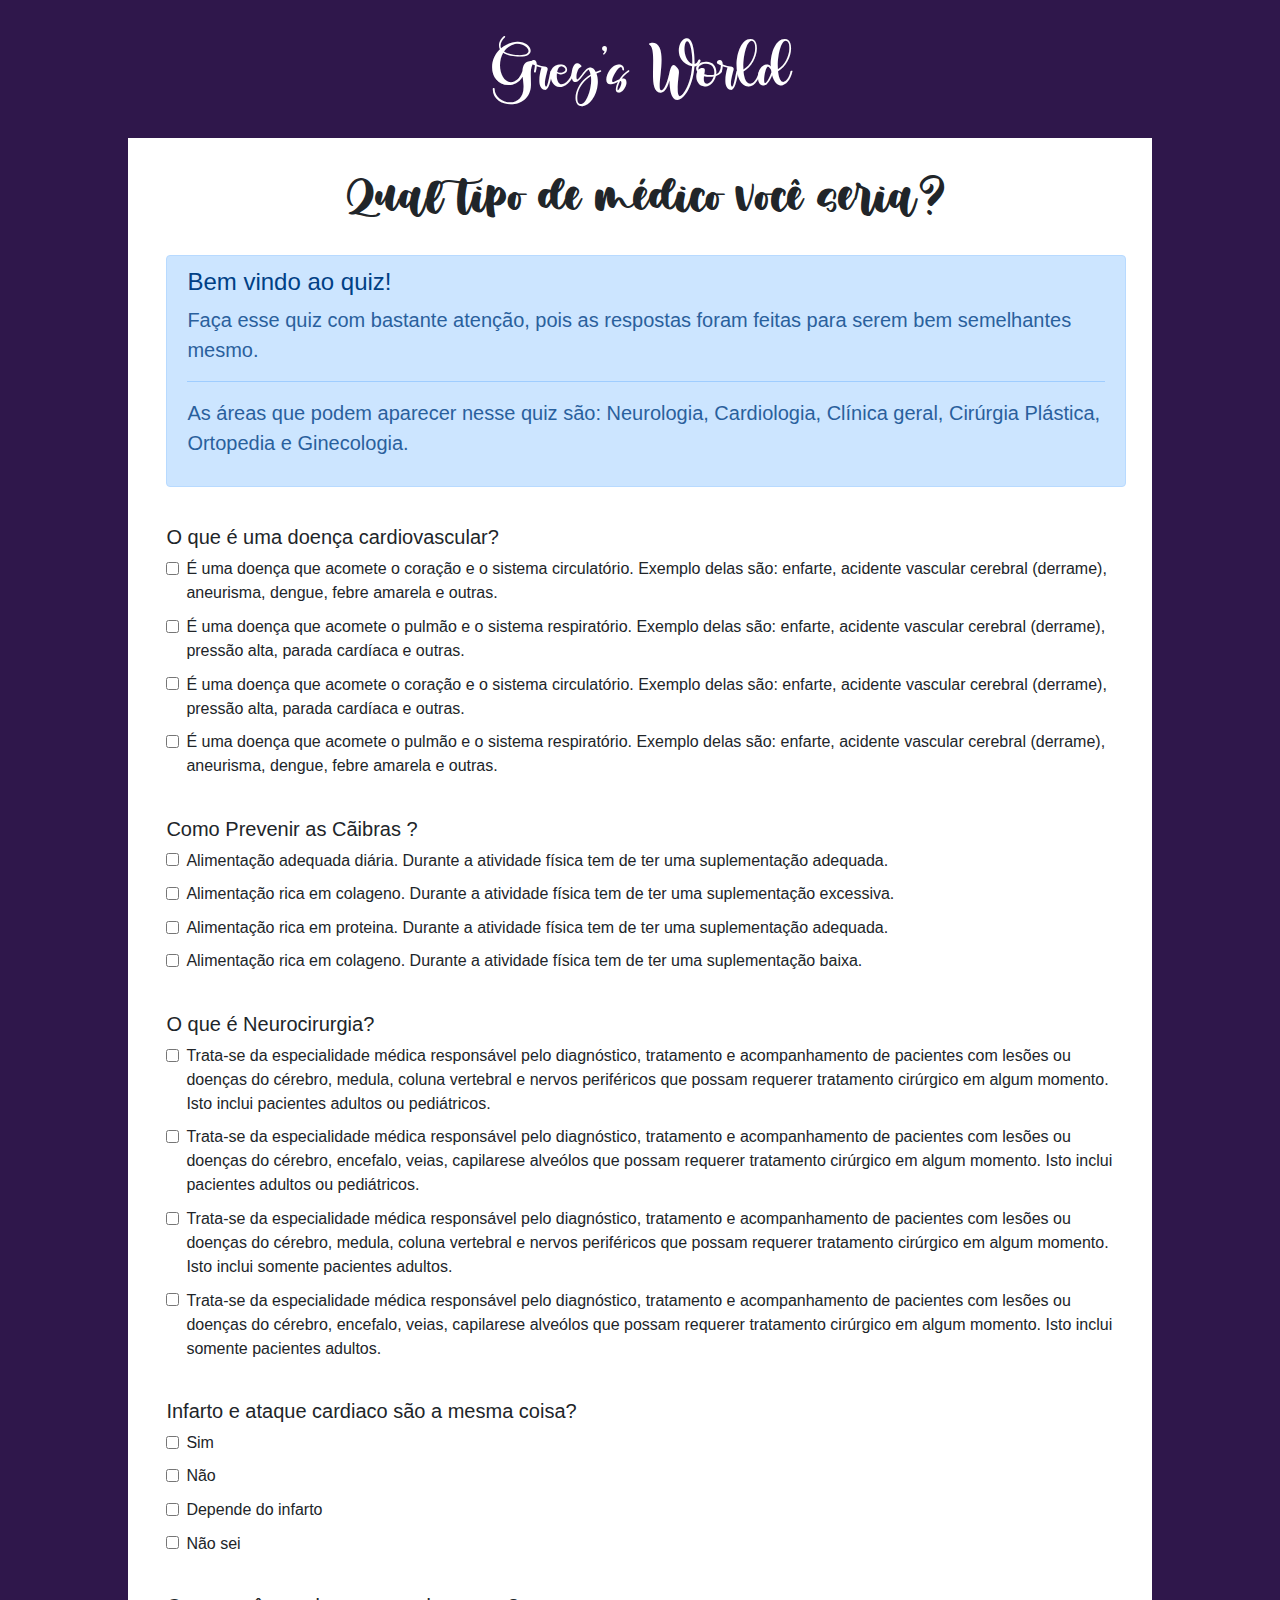
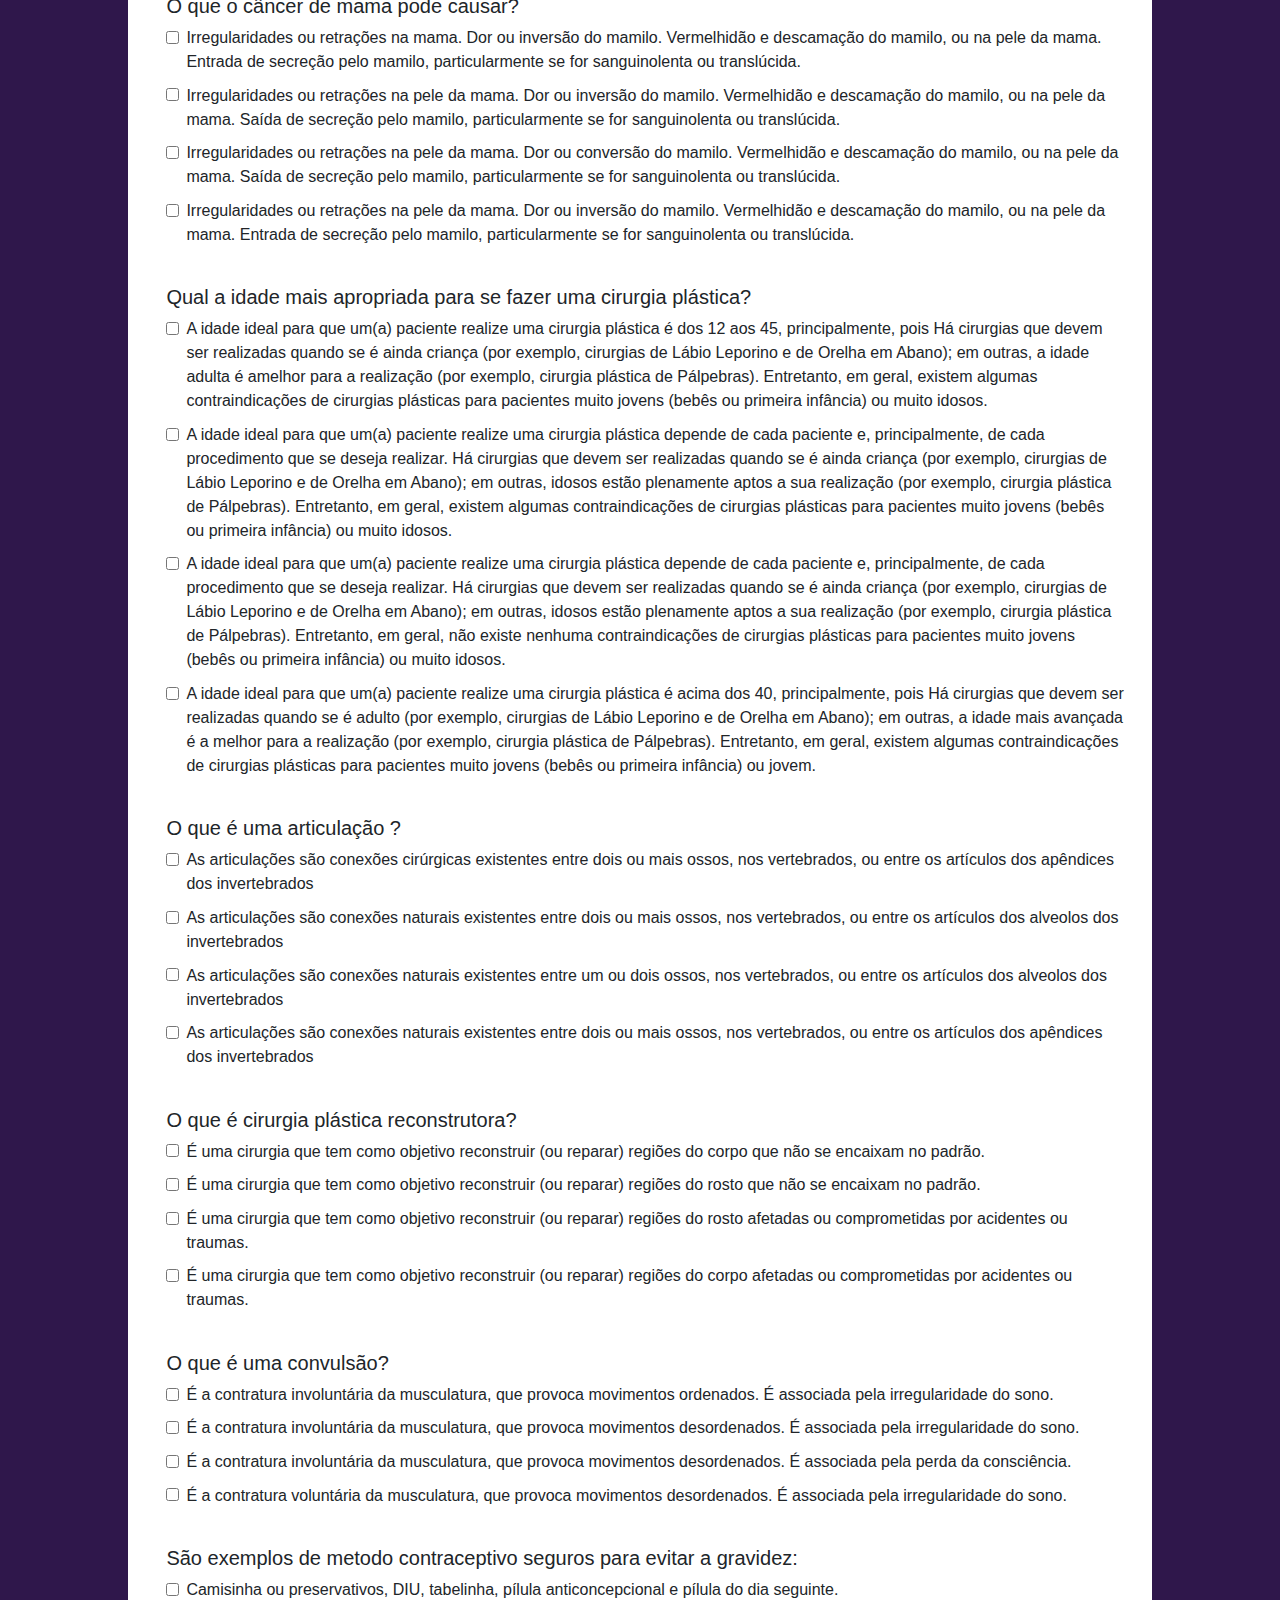
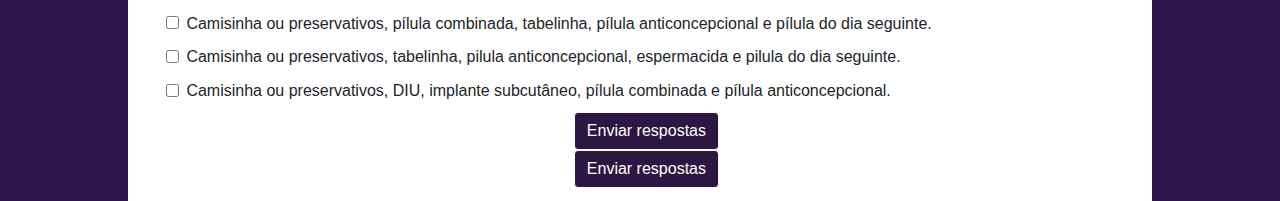
<file: quizes/medico.html>
<!DOCTYPE html>
<html>
<head>
    <meta charset="utf-8">
    <meta name="viewport" content="width=device-width, initial-scale=1">
    <title> Qual tipo de médico você seria?</title>
    <link rel="sortcut icon" href="../Imgs/ícone.png">
    <link rel="stylesheet" href="../Style/style.css">
    <link rel="stylesheet" href="../Style/quiz.css">
    <link rel="stylesheet" href="../Style/resposive.css">
    <link rel="stylesheet" href="https://stackpath.bootstrapcdn.com/bootstrap/4.4.1/css/bootstrap.min.css" integrity="sha384-Vkoo8x4CGsO3+Hhxv8T/Q5PaXtkKtu6ug5TOeNV6gBiFeWPGFN9MuhOf23Q9Ifjh" crossorigin="anonymous">
    <link rel="preconnect" href="https://fonts.googleapis.com ">
    <link rel="preconnect" href="https://fonts.gstatic.com " crossorigin>
    <link href="https://fonts.googleapis.com/css2?family=Waterfall&display=swap" rel="stylesheet">
    <link rel="preconnect" href="https://fonts.googleapis.com ">
    <link rel="preconnect" href="https://fonts.gstatic.com " crossorigin>
    <link href="https://fonts.googleapis.com/css2?family=Dancing+Script:wght@500&family=Indie+Flower&family=Licorice&family=Sacramento&display=swap " rel="stylesheet ">
    
</head>
<body>
    <h1 id="Login-NomeSite"> Grey's World  </h1> 

    <main class="Quiz">
        <h1 id="titulo-Grey">Qual tipo de médico você seria? </h1>
        <div id="alert-azul" class="alert alert-primary" role="alert">
          <h4 class="alert-heading">Bem vindo ao quiz!</h4>
          <p> Faça esse quiz com bastante atenção, pois as respostas foram feitas para serem bem semelhantes mesmo.</p>
          <hr>
          <p> As áreas que podem aparecer nesse quiz são:  Neurologia, Cardiologia, Clínica geral, Cirúrgia Plástica,  Ortopedia e Ginecologia.</p>
        </div>
        <section id="perguntas">
            <h1> O que é uma doença cardiovascular? </h1>
            <div class="form-check">
                <input class="form-check-input" type="checkbox" value="" id="flexCheckDefault">
                <label class="form-check-label" for="flexCheckDefault">
                  É uma  doença que acomete o coração e o sistema circulatório. Exemplo delas são: enfarte, acidente vascular cerebral 
                  (derrame), aneurisma, dengue, febre amarela e outras.
                </label>
              </div>
              <div class="form-check">
                <input class="form-check-input" type="checkbox" value="" id="flexCheckChecked">
                <label class="form-check-label" for="flexCheckDefault">
                  É uma  doença que acomete o pulmão e o sistema respiratório. Exemplo delas são: enfarte, acidente vascular cerebral 
                  (derrame), pressão alta, parada cardíaca e outras.
                </label>
              </div>
              <div class="form-check">
                <input class="form-check-input" type="checkbox" value="" id="Cardio1">
                <label class="form-check-label" for="flexCheckDefault">
                  É uma  doença que acomete o coração e o sistema circulatório. Exemplo delas são: enfarte, acidente vascular cerebral 
                  (derrame), pressão alta, parada cardíaca e outras.
                </label>
              </div>
              <div class="form-check">
                <input class="form-check-input" type="checkbox" value="" id="flexCheckChecked">
                <label class="form-check-label" for="flexCheckDefault">
                  É uma  doença que acomete o pulmão e o sistema respiratório. Exemplo delas são: enfarte, acidente vascular cerebral 
                  (derrame), aneurisma, dengue, febre amarela e outras.
                </label>
              </div>
              <h1>Como Prevenir as Cãibras ?  </h1>
              <div class="form-check">
                <input class="form-check-input" type="checkbox" value="" id="Ortopedia1">
                <label class="form-check-label" for="flexCheckDefault">
                  Alimentação adequada diária. Durante a atividade física tem de ter uma suplementação adequada. 
                </label>
              </div>
              <div class="form-check">
                <input class="form-check-input" type="checkbox" value="" id="flexCheckChecked">
                <label class="form-check-label" for="flexCheckDefault">
                  Alimentação rica em colageno. Durante a atividade física tem de ter uma suplementação excessiva. 
                </label>
                </label>
              </div>
              <div class="form-check">
                <input class="form-check-input" type="checkbox" value="" id="flexCheckDefault">
                <label class="form-check-label" for="flexCheckDefault">
                  Alimentação rica em proteina. Durante a atividade física tem de ter uma suplementação adequada. 
                </label>
              </div>
              <div class="form-check">
                <input class="form-check-input" type="checkbox" value="" id="flexCheckChecked">
                <label class="form-check-label" for="flexCheckDefault">
                  Alimentação rica em colageno. Durante a atividade física tem de ter uma suplementação baixa.
                </label>
              </div>
           

              <h1> O que é Neurocirurgia?</h1>
              <div class="form-check">
                <input class="form-check-input" type="checkbox" value="" id="Neuro1">
                <label class="form-check-label" for="flexCheckDefault">
                  Trata-se da especialidade médica responsável pelo diagnóstico, tratamento e
                   acompanhamento de pacientes com lesões ou doenças do cérebro, medula, coluna vertebral e nervos 
                   periféricos que possam requerer tratamento cirúrgico em algum momento. Isto inclui pacientes adultos 
                   ou pediátricos.
                </label>
              </div>
              <div class="form-check">
                <input class="form-check-input" type="checkbox" value="" id="flexCheckChecked">
                <label class="form-check-label" for="flexCheckDefault">
                  Trata-se da especialidade médica responsável pelo diagnóstico, tratamento e
                  acompanhamento de pacientes com lesões ou doenças do cérebro, encefalo, veias, capilarese alveólos 
                  que possam requerer tratamento cirúrgico em algum momento. Isto inclui pacientes adultos 
                  ou pediátricos.
                </label>
              </div>
              <div class="form-check">
                <input class="form-check-input" type="checkbox" value="" id="flexCheckDefault">
                <label class="form-check-label" for="flexCheckDefault">
                  Trata-se da especialidade médica responsável pelo diagnóstico, tratamento e
                  acompanhamento de pacientes com lesões ou doenças do cérebro, medula, coluna vertebral e nervos 
                  periféricos que possam requerer tratamento cirúrgico em algum momento. Isto inclui  somente pacientes adultos.
                  
                </label>
              </div>
              <div class="form-check">
                <input class="form-check-input" type="checkbox" value="" id="flexCheckChecked">
                <label class="form-check-label" for="flexCheckDefault">
                  Trata-se da especialidade médica responsável pelo diagnóstico, tratamento e
                  acompanhamento de pacientes com lesões ou doenças do cérebro, encefalo, veias, capilarese alveólos 
                  que possam requerer tratamento cirúrgico em algum momento. Isto inclui  somente pacientes adultos.
                
                </label>
              </div>
              <h1> Infarto e ataque cardiaco são a mesma coisa?</h1>
              <div class="form-check">
                <input class="form-check-input" type="checkbox" value="" id="cardio2">
                <label class="form-check-label" for="flexCheckDefault">
                   Sim
                </label>
              </div>
              <div class="form-check">
                <input class="form-check-input" type="checkbox" value="" id="flexCheckChecked">
                <label class="form-check-label" for="flexCheckDefault">
                  Não
                </label>
              </div>
              <div class="form-check">
                <input class="form-check-input" type="checkbox" value="" id="flexCheckDefault">
                <label class="form-check-label" for="flexCheckDefault">
            Depende do infarto
                </label>
              </div>
              <div class="form-check">
                <input class="form-check-input" type="checkbox" value="" id="flexCheckChecked">
                <label class="form-check-label" for="flexCheckDefault">
                    Não sei
                </label>
              </div>

              <h1>O que o câncer de mama pode causar?</h1>  
              <div class="form-check">
                <input class="form-check-input" type="checkbox" value="" id="flexCheckDefault">
                <label class="form-check-label" for="flexCheckDefault">
                  Irregularidades ou retrações na mama. Dor ou inversão do mamilo. Vermelhidão e descamação do mamilo, ou na pele da mama. Entrada de secreção pelo mamilo, particularmente se for sanguinolenta ou translúcida.
                </label>
              </div>
              <div class="form-check">
                <input class="form-check-input" type="checkbox" value="" id="ginecologia1">
                <label class="form-check-label" for="flexCheckDefault">
                  Irregularidades ou retrações na pele da mama. Dor ou inversão do mamilo. Vermelhidão e descamação do mamilo, ou na pele da mama. Saída de secreção pelo mamilo, particularmente se for sanguinolenta ou translúcida.
                </label>
              </div>
              <div class="form-check">
                <input class="form-check-input" type="checkbox" value="" id="">
                <label class="form-check-label" for="flexCheckDefault">
                  Irregularidades ou retrações na pele da mama. Dor ou conversão do mamilo. Vermelhidão e descamação do mamilo, ou na pele da mama. Saída de secreção pelo mamilo, particularmente se for sanguinolenta ou translúcida.
              </div>
              <div class="form-check">
                <input class="form-check-input" type="checkbox" value="" id="">
                <label class="form-check-label" for="flexCheckDefault">
                  Irregularidades ou retrações na pele da mama. Dor ou inversão do mamilo. Vermelhidão e descamação do mamilo, ou na pele da mama. Entrada de secreção pelo mamilo, particularmente se for sanguinolenta ou translúcida.
                </label>
              </div>

              <h1>Qual a idade mais apropriada para se fazer uma cirurgia plástica?</h1>

              <div class="form-check">
                <input class="form-check-input" type="checkbox" value="" id="flexCheckDefault">
                <label class="form-check-label" for="flexCheckDefault">
                  A idade ideal para que um(a) paciente realize uma cirurgia plástica é dos 12 aos 45, principalmente, pois 
                  Há cirurgias que devem ser realizadas quando se é ainda criança (por exemplo,
                   cirurgias de Lábio Leporino e de Orelha em Abano); em outras, a idade adulta é amelhor para a realização (por exemplo, 
                   cirurgia plástica de Pálpebras). Entretanto, em geral, existem algumas contraindicações de cirurgias plásticas para pacientes
                    muito jovens (bebês ou primeira infância) ou muito idosos. 
                </label>
              </div>
              <div class="form-check">
                <input class="form-check-input" type="checkbox" value="" id="Plastica1">
                <label class="form-check-label" for="flexCheckDefault">
                  A idade ideal para que um(a) paciente realize uma cirurgia plástica depende de cada paciente e, principalmente, 
                  de cada procedimento que se deseja realizar. Há cirurgias que devem ser realizadas quando se é ainda criança (por exemplo,
                   cirurgias de Lábio Leporino e de Orelha em Abano); em outras, idosos estão plenamente aptos a sua realização (por exemplo, 
                   cirurgia plástica de Pálpebras). Entretanto, em geral, existem algumas contraindicações de cirurgias plásticas para pacientes
                    muito jovens (bebês ou primeira infância) ou muito idosos. 
                </label>
              </div>
              <div class="form-check">
                <input class="form-check-input" type="checkbox" value="" id="flexCheckDefault">
                <label class="form-check-label" for="flexCheckDefault">
                  A idade ideal para que um(a) paciente realize uma cirurgia plástica depende de cada paciente e, principalmente, 
                  de cada procedimento que se deseja realizar. Há cirurgias que devem ser realizadas quando se é ainda criança (por exemplo,
                   cirurgias de Lábio Leporino e de Orelha em Abano); em outras, idosos estão plenamente aptos a sua realização (por exemplo, 
                   cirurgia plástica de Pálpebras). Entretanto, em geral,  não existe nenhuma  contraindicações de cirurgias plásticas para pacientes
                    muito jovens (bebês ou primeira infância) ou muito idosos. 
                </label>
              </div>
              <div class="form-check">
                <input class="form-check-input" type="checkbox" value="" id="flexCheckChecked">
                <label class="form-check-label" for="flexCheckDefault">
                  A idade ideal para que um(a) paciente realize uma cirurgia plástica é acima dos 40, principalmente, pois 
                  Há cirurgias que devem ser realizadas quando se é adulto (por exemplo,
                   cirurgias de Lábio Leporino e de Orelha em Abano); em outras, a idade mais avançada é a melhor para a realização (por exemplo, 
                   cirurgia plástica de Pálpebras). Entretanto, em geral, existem algumas contraindicações de cirurgias plásticas para pacientes
                    muito jovens (bebês ou primeira infância) ou jovem. 
                </label>
              </div>
    
            
              <h1>O que é uma articulação ?  </h1>
              <div class="form-check">
                <input class="form-check-input" type="checkbox" value="" id="">
                <label class="form-check-label" for="flexCheckDefault">
                  As articulações são conexões cirúrgicas existentes entre dois ou mais ossos, nos vertebrados, ou entre os artículos dos apêndices dos invertebrados
                </label>
              </div>
              <div class="form-check">
                <input class="form-check-input" type="checkbox" value="" id="flexCheckChecked">
                <label class="form-check-label" for="flexCheckDefault">
                  As articulações são conexões naturais existentes entre dois ou mais ossos, nos vertebrados, ou entre os artículos dos alveolos dos invertebrados
                </label>
              </div>
              <div class="form-check">
                <input class="form-check-input" type="checkbox" value="" id="flexCheckDefault">
                <label class="form-check-label" for="flexCheckDefault">
                  As articulações são conexões naturais existentes entre um ou dois ossos, nos vertebrados, ou entre os artículos dos alveolos dos invertebrados
                </label>
              </div>
              <div class="form-check">
                <input class="form-check-input" type="checkbox" value="" id="Ortopedia2">
                <label class="form-check-label" for="flexCheckDefault">
                  As articulações são conexões naturais existentes entre dois ou mais ossos, nos vertebrados, ou entre os artículos dos apêndices dos invertebrados
                </label>
              </div>
    


              <h1>O que é cirurgia plástica reconstrutora? </h1>  
              <div class="form-check">
                <input class="form-check-input" type="checkbox" value="" id="flexCheckDefault">
                <label class="form-check-label" for="flexCheckDefault">
                  É uma cirurgia que tem como objetivo  reconstruir (ou reparar) regiões do corpo que não se encaixam no padrão. 
                </label>
              </div>
              <div class="form-check">
                <input class="form-check-input" type="checkbox" value="" id="flexCheckChecked">
                <label class="form-check-label" for="flexCheckDefault">
                  É uma cirurgia que tem como objetivo reconstruir (ou reparar) regiões do rosto que não se encaixam no padrão. 
                </label>
              </div>
              <div class="form-check">
                <input class="form-check-input" type="checkbox" value="" id="flexCheckDefault">
                <label class="form-check-label" for="flexCheckDefault">
                  É uma cirurgia que tem como objetivo reconstruir (ou reparar) regiões do rosto afetadas ou comprometidas por acidentes ou traumas. 
                </label>
              </div>
              <div class="form-check">
                <input class="form-check-input" type="checkbox" value="" id="Plastica2">
                <label class="form-check-label" for="flexCheckDefault">
                  É uma cirurgia que tem como objetivo  reconstruir (ou reparar) regiões do corpo afetadas ou comprometidas por acidentes ou traumas. 
                </label>
              </div>
              
              <h1>O que é uma convulsão?</h1>  
              <div class="form-check">
                <input class="form-check-input" type="checkbox" value="" id="flexCheckDefault">
                <label class="form-check-label" for="flexCheckDefault">
                  É a contratura involuntária da musculatura, que provoca movimentos ordenados. É associada pela irregularidade do sono.
                </label>
              </div>
              <div class="form-check">
                <input class="form-check-input" type="checkbox" value="" id="flexCheckChecked">
                <label class="form-check-label" for="flexCheckDefault">
                  É a contratura involuntária da musculatura, que provoca movimentos desordenados. É associada pela irregularidade do sono.
                </label>
              </div>
              <div class="form-check">
                <input class="form-check-input" type="checkbox" value="" id="Neuro2">
                <label class="form-check-label" for="flexCheckDefault">
                  É a contratura involuntária da musculatura, que provoca movimentos desordenados. É associada pela perda da consciência.
              </div>
              <div class="form-check">
                <input class="form-check-input" type="checkbox" value="" id=" ">
                <label class="form-check-label" for="flexCheckDefault">
                  É a contratura voluntária da musculatura, que provoca movimentos desordenados. É associada pela irregularidade do sono.
                </label>
              </div> 


                    
              <h1> São exemplos de  metodo contraceptivo  seguros para evitar a gravidez: </h1>  
              <div class="form-check">
                <input class="form-check-input" type="checkbox" value="" id="flexCheckDefault">
                <label class="form-check-label" for="flexCheckDefault">
                  Camisinha ou preservativos, DIU, tabelinha, pílula anticoncepcional e pílula do dia seguinte. 
                </label>
              </div>
              <div class="form-check">
                <input class="form-check-input" type="checkbox" value="" id="flexCheckChecked">
                <label class="form-check-label" for="flexCheckDefault">
                  Camisinha ou preservativos, pílula combinada,  tabelinha, pílula anticoncepcional e pílula do dia seguinte. 
                </label>
              </div>
              <div class="form-check">
                <input class="form-check-input" type="checkbox" value="">
                <label class="form-check-label" for="flexCheckDefault">
                  Camisinha ou preservativos, tabelinha,  pilula anticoncepcional, espermacida e pilula do dia seguinte. 
              </div>
              <div class="form-check">
                <input class="form-check-input" type="checkbox" value="" id="ginecologia2">
                <label class="form-check-label" for="flexCheckDefault">
                  Camisinha ou preservativos, DIU, implante  subcutâneo,  pílula combinada e pílula anticoncepcional.
                </label>
              </div>
           
              <button  id="enviar" type="button" class="btn btn-light">Enviar respostas</button>
              
              </section>


              <button  id="enviar" type="button" class="btn btn-light">Enviar respostas</button>
      </main>
      <script src="../Js/medico.js"></script>

      <script src="https://code.jquery.com/jquery-3.4.1.slim.min.js" integrity="sha384-J6qa4849blE2+poT4WnyKhv5vZF5SrPo0iEjwBvKU7imGFAV0wwj1yYfoRSJoZ+n" crossorigin="anonymous"></script>
      <script src="https://cdn.jsdelivr.net/npm/popper.js@1.16.0/dist/umd/popper.min.js" integrity="sha384-Q6E9RHvbIyZFJoft+2mJbHaEWldlvI9IOYy5n3zV9zzTtmI3UksdQRVvoxMfooAo" crossorigin="anonymous"></script>
      <script src="https://stackpath.bootstrapcdn.com/bootstrap/4.4.1/js/bootstrap.min.js" integrity="sha384-wfSDF2E50Y2D1uUdj0O3uMBJnjuUD4Ih7YwaYd1iqfktj0Uod8GCExl3Og8ifwB6" crossorigin="anonymous"></script>
</body>
</html>
</file>
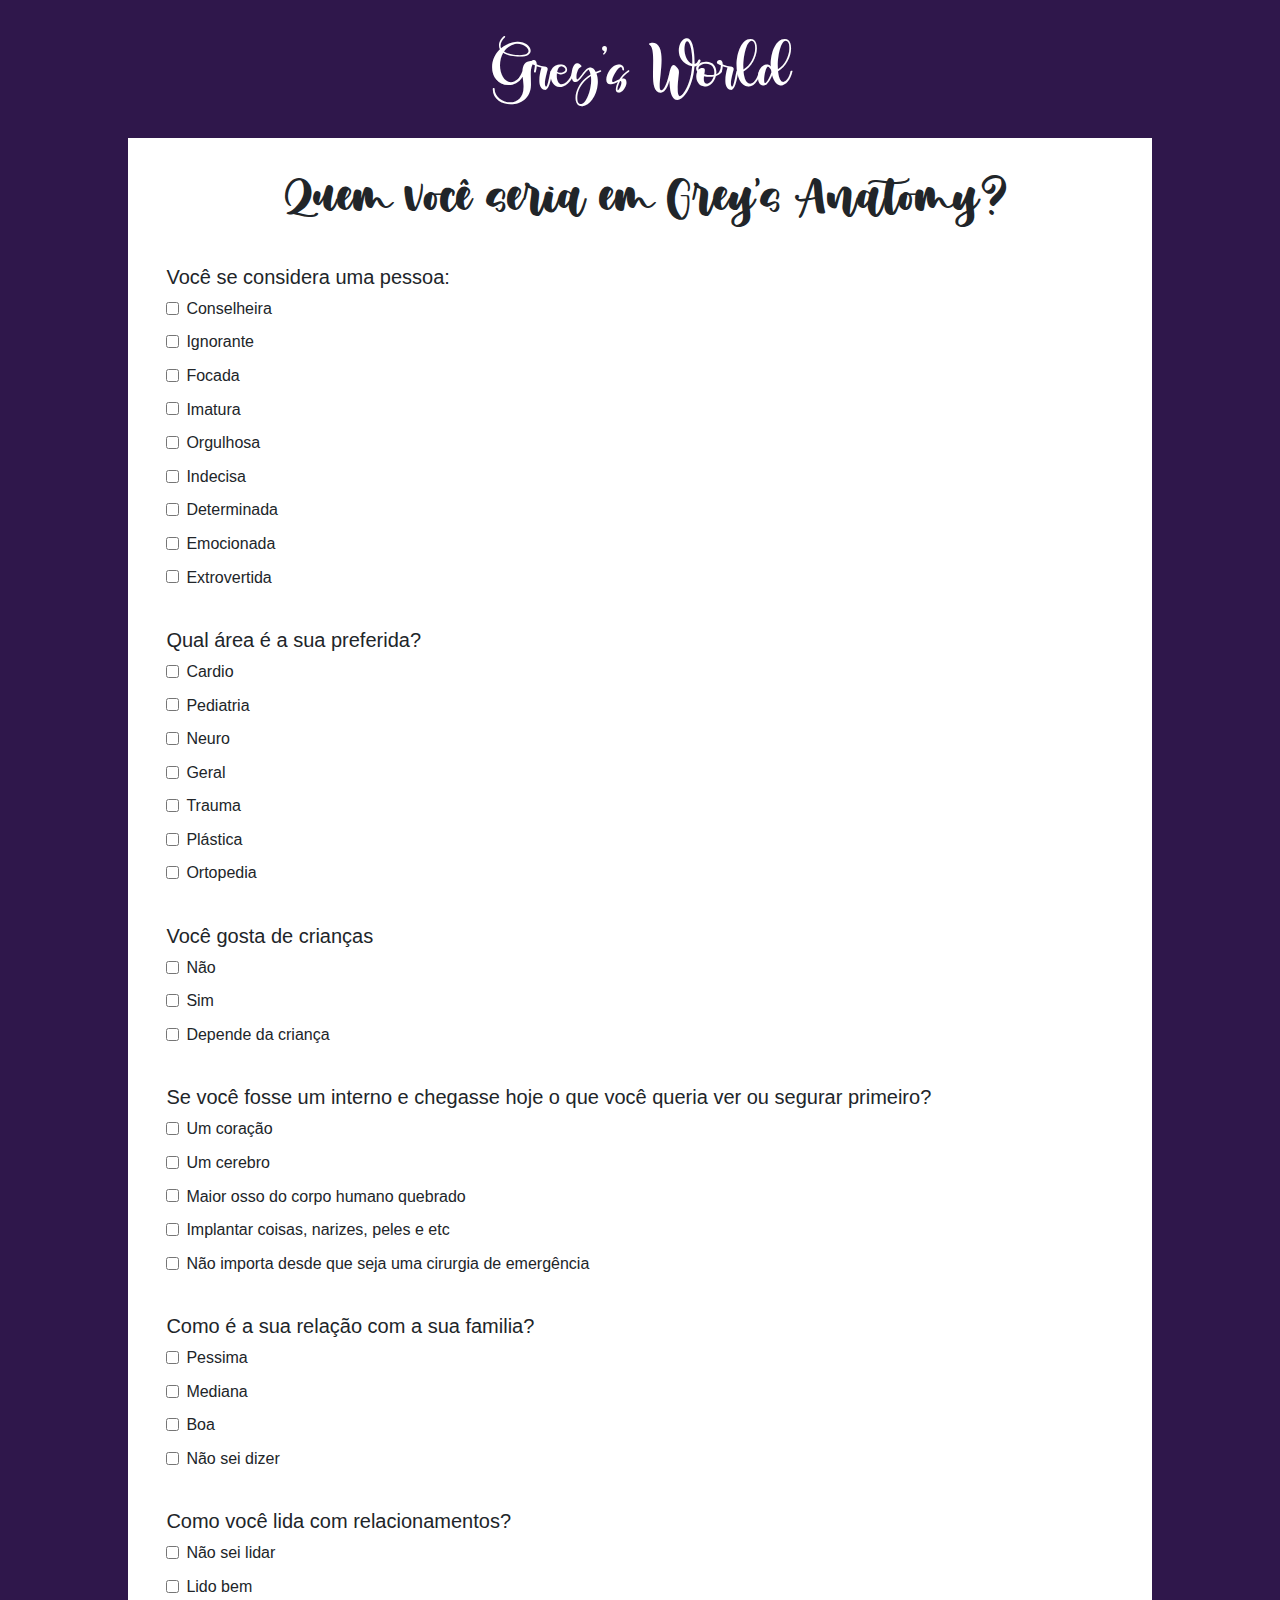
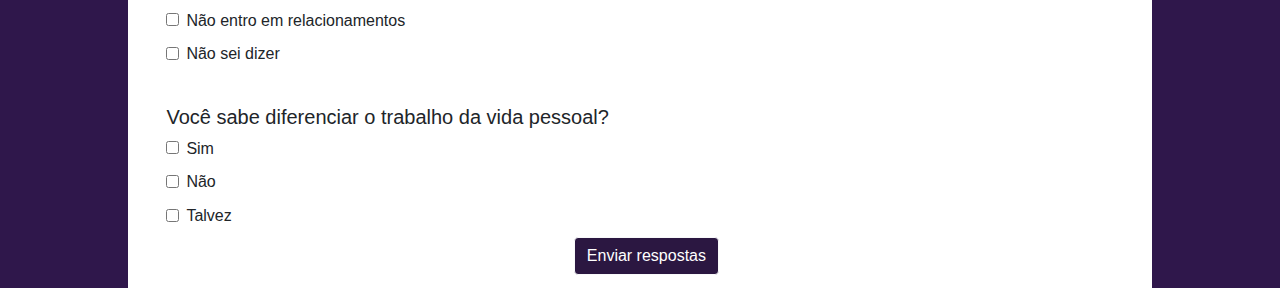
<file: quizes/quem-seria.html>
<!DOCTYPE html>
<html>
<head>
    <meta charset="utf-8">
    <meta name="viewport" content="width=device-width, initial-scale=1">
    <title> Quem você seria em Grey's Anatomy? </title>
    <link rel="sortcut icon" href="../Imgs/ícone.png">
    <link rel="stylesheet" href="../Style/style.css">
    <link rel="stylesheet" href="../Style/quiz.css">
    <link rel="stylesheet" href="../Style/resposive.css">
    <link rel="stylesheet" href="https://stackpath.bootstrapcdn.com/bootstrap/4.4.1/css/bootstrap.min.css" integrity="sha384-Vkoo8x4CGsO3+Hhxv8T/Q5PaXtkKtu6ug5TOeNV6gBiFeWPGFN9MuhOf23Q9Ifjh" crossorigin="anonymous">
    <link rel="preconnect" href="https://fonts.googleapis.com ">
    <link rel="preconnect" href="https://fonts.gstatic.com " crossorigin>
    <link href="https://fonts.googleapis.com/css2?family=Waterfall&display=swap" rel="stylesheet">
    <link rel="preconnect" href="https://fonts.googleapis.com ">
    <link rel="preconnect" href="https://fonts.gstatic.com " crossorigin>
    <link href="https://fonts.googleapis.com/css2?family=Dancing+Script:wght@500&family=Indie+Flower&family=Licorice&family=Sacramento&display=swap " rel="stylesheet ">
</head>
<body>
  <h1 id="Login-NomeSite"> Grey's World  </h1> 
  <main class="Quiz">
      <h1 id="titulo-Grey">Quem você seria em Grey's Anatomy? </h1>
      <section id="perguntas">
          <h1> Você se considera uma pessoa: </h1>
          <div class="form-check">
            <input class="form-check-input" type="checkbox" value="" id="conselheira">
            <label class="form-check-label" for="flexCheckDefault">
            Conselheira
            </label>
          </div>
          <div class="form-check">
            <input class="form-check-input" type="checkbox" value="" id="ignorante">
            <label class="form-check-label" for="flexCheckDefault">
            Ignorante
            </label>
          </div>
          <div class="form-check">
              <input class="form-check-input" type="checkbox" value="" id="focada">
              <label class="form-check-label" for="flexCheckDefault">
            Focada
              </label>
            </div>
            <div class="form-check">
              <input class="form-check-input" type="checkbox" value="" id="imatura">
              <label class="form-check-label" for="flexCheckDefault">
                Imatura
              </label>
            </div>
            <div class="form-check">
              <input class="form-check-input" type="checkbox" value="" id="orgulhosa">
              <label class="form-check-label" for="flexCheckDefault">
               Orgulhosa
              </label>
            </div>
            <div class="form-check">
              <input class="form-check-input" type="checkbox" value="" id="indecisa">
              <label class="form-check-label" for="flexCheckDefault">
               Indecisa
              </label>
             </div>
              <div class="form-check">
                <input class="form-check-input" type="checkbox" value="" id="determinada">
                <label class="form-check-label" for="flexCheckDefault">
                 Determinada
                </label>
               </div>
              <div class="form-check">
                  <input class="form-check-input" type="checkbox" value="" id="emocionada">
                  <label class="form-check-label" for="flexCheckDefault">
                  Emocionada
                  </label>
                </div>
            <div class="form-check">
                    <input class="form-check-input" type="checkbox" value="" id="extrovertida">
                    <label class="form-check-label" for="flexCheckDefault">
                    Extrovertida
                    </label>
            </div>

            <h1>Qual área é a sua preferida?</h1>
            <div class="form-check">
              <input class="form-check-input" type="checkbox" value="" id="Cardio">
              <label class="form-check-label" for="flexCheckDefault">
                Cardio
              </label>
            </div>
            <div class="form-check">
              <input class="form-check-input" type="checkbox" value="" id="Pediatria">
              <label class="form-check-label" for="flexCheckDefault">
             Pediatria
              </label>
            </div>
            <div class="form-check">
              <input class="form-check-input" type="checkbox" value="" id="Neuro">
              <label class="form-check-label" for="flexCheckDefault">
              Neuro
              </label>
            </div>
            <div class="form-check">
              <input class="form-check-input" type="checkbox" value="" id="Geral">
              <label class="form-check-label" for="flexCheckDefault">
               Geral
              </label>
            </div>
            <div class="form-check">
              <input class="form-check-input" type="checkbox" value="" id="Trauma">
              <label class="form-check-label" for="flexCheckDefault">
            Trauma
              </label>
            </div>
            <div class="form-check">
              <input class="form-check-input" type="checkbox" value="" id="Plastica">
              <label class="form-check-label" for="flexCheckDefault">
              Plástica
              </label>
            </div>
            <div class="form-check">
              <input class="form-check-input" type="checkbox" value="" id="orto">
              <label class="form-check-label" for="flexCheckDefault">
               Ortopedia
              </label>
            </div>

            <h1> Você gosta de crianças</h1>

            <div class="form-check">
              <input class="form-check-input" type="checkbox" value="" id="Sim">
              <label class="form-check-label" for="flexCheckDefault">
             Não
              </label>
            </div>
            <div class="form-check">
              <input class="form-check-input" type="checkbox" value="" id="Nao">
              <label class="form-check-label" for="flexCheckDefault">
             Sim
              </label>
            </div>
            <div class="form-check">
              <input class="form-check-input" type="checkbox" value="" id="flexCheckDefault">
              <label class="form-check-label" for="flexCheckDefault">
                Depende da criança
              </label>
            </div>
         
            <h1> Se você fosse um interno e chegasse hoje o que você queria ver ou segurar primeiro?</h1>
            <div class="form-check">
              <input class="form-check-input" type="checkbox" value="" id="coracao">
              <label class="form-check-label" for="flexCheckDefault">
              Um coração
              </label>
            </div>
            <div class="form-check">
              <input class="form-check-input" type="checkbox" value="" id="cerebro">
              <label class="form-check-label" for="flexCheckDefault">
               Um cerebro
              </label>
            </div>
            <div class="form-check">
              <input class="form-check-input" type="checkbox" value="" id="osso">
              <label class="form-check-label" for="flexCheckDefault">
                  Maior osso do corpo humano quebrado
              </label>
            </div>
            <div class="form-check">
              <input class="form-check-input" type="checkbox" value="" id="implantar">
              <label class="form-check-label" for="flexCheckDefault">
              Implantar coisas, narizes, peles e etc
              </label>
            </div>
            <div class="form-check">
              <input class="form-check-input" type="checkbox" value="" id="emergencia">
              <label class="form-check-label" for="flexCheckDefault">
               Não importa desde que seja uma cirurgia de emergência
              </label>
            </div>
         
          

            <h1> Como é a sua relação com a sua familia?</h1>
            <div class="form-check">
              <input class="form-check-input" type="checkbox" value="" id="pessima">
              <label class="form-check-label" for="flexCheckDefault">
                Pessima
              </label>
            </div>
            <div class="form-check">
              <input class="form-check-input" type="checkbox" value="" id="mediana">
              <label class="form-check-label" for="flexCheckDefault">
               Mediana
              </label>
            </div>
            <div class="form-check">
              <input class="form-check-input" type="checkbox" value="" id="boa">
              <label class="form-check-label" for="flexCheckDefault">
                Boa
              </label>
            </div>
            <div class="form-check">
              <input class="form-check-input" type="checkbox" value="" id="flexCheckChecked">
              <label class="form-check-label" for="flexCheckDefault">
              Não sei dizer
              </label>
            </div>
  
            <h1> Como você lida com relacionamentos? </h1>
            <div class="form-check">
              <input class="form-check-input" type="checkbox" value="" id="N-lidar">
              <label class="form-check-label" for="flexCheckDefault">
                Não sei lidar
              </label>
            </div>
            <div class="form-check">
              <input class="form-check-input" type="checkbox" value="" id="lidarbem">
              <label class="form-check-label" for="flexCheckDefault">
               Lido bem
              </label>
            </div>
            <div class="form-check">
              <input class="form-check-input" type="checkbox" value="" id=" ">
              <label class="form-check-label" for="flexCheckDefault">
               Não entro em relacionamentos
              </label>
            </div>
            <div class="form-check">
              <input class="form-check-input" type="checkbox" value="" id=" ">
              <label class="form-check-label" for="flexCheckDefault">
              Não sei dizer
              </label>
            </div>

            <h1> Você sabe diferenciar o trabalho da vida pessoal? </h1>
            <div class="form-check">
              <input class="form-check-input" type="checkbox" value="" id="Bailey">
              <label class="form-check-label" for="flexCheckDefault">
               Sim
               
              </label>
            </div>
            <div class="form-check">
              <input class="form-check-input" type="checkbox" value="" id="flexCheckChecked">
              <label class="form-check-label" for="flexCheckDefault">
              Não
              </label>
            </div>
            <div class="form-check">
              <input class="form-check-input" type="checkbox" value="" id="flexCheckDefault">
              <label class="form-check-label" for="flexCheckDefault">
                Talvez
              </label>
            </div>
           
           
            
            
            </section>

            <button  id="enviar" type="button" class="btn btn-light">Enviar respostas</button>
    </main>
    <script src="../Js/quem-seria.js"></script>
  
    <script src="https://code.jquery.com/jquery-3.4.1.slim.min.js" integrity="sha384-J6qa4849blE2+poT4WnyKhv5vZF5SrPo0iEjwBvKU7imGFAV0wwj1yYfoRSJoZ+n" crossorigin="anonymous"></script>
    <script src="https://cdn.jsdelivr.net/npm/popper.js@1.16.0/dist/umd/popper.min.js" integrity="sha384-Q6E9RHvbIyZFJoft+2mJbHaEWldlvI9IOYy5n3zV9zzTtmI3UksdQRVvoxMfooAo" crossorigin="anonymous"></script>
    <script src="https://stackpath.bootstrapcdn.com/bootstrap/4.4.1/js/bootstrap.min.js" integrity="sha384-wfSDF2E50Y2D1uUdj0O3uMBJnjuUD4Ih7YwaYd1iqfktj0Uod8GCExl3Og8ifwB6" crossorigin="anonymous"></script>
</body>

</html>
</file>
<file: Style/index.css>
@font-face {
    font-family: "Lemon Tuesday";
src: url('../Fontes/Lemon Tuesday.otf');
}

body,
html {
    margin-top: 0%;
    margin-left: 0%;
    margin-right: 0%;
    background: rgb(33, 13, 59) !important;
}

nav li:hover{
    text-decoration: underline;
    color: rgb(47, 23, 80);
}
body:hover{
    color: rgb(255, 255, 255);
}

nav li,
nav h2,
nav div {
    display: inline-block;
    color: white;
    text-align: center;
}

nav li {
    padding-left: 5%;
    font-size: 3ex;
    position: absolute;
}

ul {
    list-style: none
}

img[alt="index"] {
    height: 100%;
    position: absolute;
    top: 0%;
}

h1 {
  display: inline;
    font-family:  "Lemon Tuesday";
    color: rgb(255, 255, 255);
    position: absolute;
    right: 5%;
    top: 30%;
    font-size: 100px;
    animation: flutuando .4s ease-in-out 0s infinite alternate;  
}
@keyframes flutuando {
    from{ 
        top: 35%;     
}
    to{ 
        top: 30%; 
    }
}


#quizes {
    position: absolute;
    top: 10%;
    left: 48em;
    color: white;
    text-decoration: none;
}

#home {
    position: absolute;
    top: 10%;
    left: 38em;
    color: white;
    text-decoration: none;

}
</file>
<file: Style/resposive.css>
/* Tela pequena */
@media (max-width: 500px) {
    /*  Cadastro e Login*/
    .div-principal{ 
         margin-left: 15%;
         margin-right: 15%;
         width: 70%;
         }
     /* Menu e footer  */ 
     footer h1{
         font-size: 16px;
         margin: 1%;
     }
     .titulo-2, .titulo{
         padding-top: 7%;
         font-size: 40px;
     }
     #titulo-Grey{
        padding-top: 7%;
        font-size: 25px;
        padding-bottom: 5%;
     }
     #perguntas h1{
         font-size: 18px;
     }
     #perguntas{
        padding-left: 2%;
        padding-right: 2%;
        padding-bottom: 5%;
     }
     .alertResposta{
        font-size: 15px;
     }
     .alertResposta hr{
        margin-top: 3%;
        margin-bottom: 3%;
     }
    nav li{
        font-size: 13px;
    }
    #Login-NomeSite{
        font-size: 45px;
    }
    #NomeSite{
        font-size: 100%;
        padding-right: 0%;
    }
    ul{
        padding-left: 2%;
    }
    img[alt="img-Logado"]{
        width: 10% !important;
        height: 5% !important;
    }

    /* Creditos*/
    #Colunas {
        display: block;
        width: 100%;
    }
  
  .coluna-1 {
    width: 95%;
}

.coluna-2 {
    width: 95%;
    margin-top: 15%;
    margin-bottom: 2%;
}
/* Index */ 
img[alt="index"]{
    display: none;
    
}
#Grey-s{
 font-size: 50px;
 margin-right: 5%;
 margin-left: 2%;
 text-align: center;
}
 
#home{
    font-size: 25px;
     left: 2em;
  }
#quizes{
    font-size: 25px;
    left: 8em;
}
}

/* Tela média Cadastro e Login*/
@media (min-width: 501px) and (max-width: 850px) {
    .div-principal{ 
         margin-left: 17%;
         margin-right: 17%;
         width: 66%;
         }
  }
</file>
<file: Style/style.css>
@font-face {
    font-family: "Christmas Rockstar";
    src: url('../Fontes/Christmas\ Rockstar.ttf');
}

@font-face {
    font-family: "lesthary";
    src: url('../Fontes/lesthary.otf');
}

@font-face {
    font-family: "barlley";
    src: url('../Fontes/love\ barlley.ttf');
}

@font-face {
    font-family: "Mundane";
    src: url('../Fontes/MundaneNouveau.otf');
}

@font-face {
    font-family: "Aes";
    src: url('../Fontes/Aesthetic\ Violet.otf');
}

@font-face {
    font-family: "Ama";
    src: url('../Fontes/Amanise.ttf');
}

body,
html {
    margin-top: 0%;
    margin-left: 0%;
    margin-right: 0%;
    background-color: rgb(196, 181, 211) !important;
    height: 100%;
}

nav {
    background-color: rgb(134, 107, 161);
    padding: 3px;
    margin-bottom: 4%;
}

nav li,
nav h2,
nav div {
    display: inline-block;
    color: white;
}

nav li {
    padding-left: 5%;
    font-size: 3ex;
    font-family: 'Times New Roman', Times, serif;
}

ul {
    list-style: none;
}

nav a {
    color: white;
    text-decoration: none;
}

nav a:hover {
    color: rgb(78, 54, 102);
    text-decoration: overline;
}

nav a:hover {
    color: rgb(24, 42, 65);
    text-decoration: overline;
}

#NomeSite {
    font-family: "barlley", monospace;
    font-size: 170%;
    padding-right: 10%;
    margin-bottom: 0%;
    margin-top: 0%;
}

#NomeSite:hover {
    transform: scale(1.2);
}

.Titulo {
    font-size: 3em;
    margin-left: 25%;
}

main {
    margin-left: 10%;
    margin-right: 10%;
}

::-webkit-scrollbar {
    width: 10px;
    height: 2px;
}

::-webkit-scrollbar-track {
    background: rgb(149, 136, 163);
}

::-webkit-scrollbar-thumb {
    background: white;
    opacity: 0.5;
}

.foto {
    flex-direction: row;
    width: 350px;
    height: 350px;
    padding-left: 55px;
}

.fundo-roxo {
    background-color: white;
    width: 30em;
    height: 5em;
    position: absolute;
    top: 15%;
    left: 8%;
    opacity: 0.5;
}

img[alt="Yang"] {
    width: 45%;
    display: block;
    margin-left: auto;
    margin-right: 5%;
}

.fundo-redondo {
    background-color: rgb(35, 18, 53);
    width: 15em;
    height: 15em;
    position: absolute;
    border-radius: 50%;
    left: 190%;
}

main p {
    font-size: 20px;
    font-family: 'Licorice' cursive;
    opacity: 0.8;
}

.direita {
    margin-left: 4%;
    margin-right: 55%;
    position: absolute;
    top: 35%;
    left: 2%;
}

.esquerda {
    position: absolute;
    top: 125%;
    left: 55%;
}

.esquerda li {
    position: absolute;
    top: 140%;
    left: 55%;
    font-size: 40%;
}

#home-2 h1 {
    text-align: right;
    margin-right: 20%;
    padding-top: 6%;
}

#borda-1 {
    border: 2px solid black;
    width: 20em;
    height: 10em;
    opacity: 0.4;
    position: absolute;
}

img[alt="lex"] {
    width: 50%;
    height: 30%;
}

.titulo-2 {
    font-size: 60px;
    font-family: "Christmas Rockstar", cursive;
    text-align: center;
    margin-bottom: 3%;
    transition-property: color;
    transition-duration: 4s;
}

.titulo-2:hover {
    color: rgb(254, 254, 255);
}

footer {
    background-color: white;
    padding: 2px;
}

footer h1 {
    color: rgb(47, 23, 75);
    text-align: center;
    font-size: 22px;
    font-family: 'Times New Roman', Times, serif;
    font-weight: bold;
}

.div-principal {
    border: rgb(78, 54, 102) 1px solid;
    width: 50%;
    margin-left: auto;
    margin-right: auto;
    background-color: white;
    padding: 20px;
    margin-top: 30px;
}

.div-principal h1 {
    margin-top: 10px;
    font-family: 'lesthary';
    text-align: center;
    font-size: 40px;
    margin-bottom: 5px;
}

.login body {
    background-image: linear-gradient(0deg, rgb(209, 169, 252), rgb(86, 65, 141), rgb(47, 23, 75));
    background-repeat: no-repeat;
    background-size: cover;
}

#Login-NomeSite {
    font-size: 70px;
    font-family: 'barlley';
    padding-top: 2%;
    display: flex;
    justify-content: center;
    color: white;
}

.div-principal p {
    text-align: center;
}

.div-principal button {
    display: block;
    margin-left: auto;
    margin-right: auto;
    text-align: center;
    border: rgb(96, 71, 124) 1px solid;
    padding: 5px;
    color: rgb(96, 71, 124);
    width: 100%;
}

.div-principal button:hover {
    background-color: rgb(73, 52, 97);
    color: white;
}

#entrar img {
    position: absolute;
    top: 2%;
    right: 3%;
    width: 6%;
    height: 10%;
}

#entrar img:hover {
    cursor: pointer;
}

img[alt="img-perfil"],
.perfil {
    border-radius: 50%;
    width: 35%;
    height: 35%;
    display: block;
    margin-left: auto;
    margin-right: auto;
    position: relative;
}

img[alt="perfil"] {
    animation: flutuando .4s ease-in-out 0s infinite alternate;
}

@keyframes flutuando {
    from {
        top: 0;
    }
    to {
        top: 10px;
    }
}

#Colunas {
    display: flex;
    width: 100%;
}

.coluna-1 {
    width: 70%;
}

.coluna-2 {
    width: 30%;
    margin-top: 15%;
    margin-bottom: 2%;
    /* background-color: white;
    border: rgb(88, 63, 116) 2px solid;
    margin-bottom: 2%; */
}

.coluna-2 h1 {
    font-family: "Aes";
    font-size: 39px;
    text-align: center;
}

.coluna-2 h2 {
    font-family: "lesthary";
    font-size: 30px;
    text-align: center;
    margin-bottom: 20% !important;
    margin-top: 4% !important;
}

.coluna-1 li {
    font-family: 'Licorice' cursive;
    opacity: 0.8;
    font-size: 19px;
    list-style: inside;
}

img[alt="img-credito"] {
    width: 50%;
    height: 10%;
    border-radius: 50%;
    display: block;
    margin-left: auto;
    margin-right: auto;
}

h5 {
    font-family: "Ama";
    font-size: 42px;
}

div h5 {
    font-size: 30px !important;
}

main div {
    margin-bottom: 1%;
}

.card-body a {
    background-color: rgb(78, 54, 102);
}

.quizz {
    margin-left: 5%;
    margin-right: 5%;
}

.Home {
    display: grid;
    grid-template-columns: repeat(2, 1fr);
    grid-auto-rows: 70%;
    margin-top: 5%;
}

img[alt="Yang-home"] {
    height: 50%;
    padding: 4%;
}

.coluna-1 h2 {
    font-family: Georgia, 'Times New Roman', Times, serif;
}

#Info {
    background-color: white !important;
    margin-bottom: 4% !important;
    padding-left: 4%;
    padding-right: 4%;
    padding-bottom: 3%;
}

#Info h1 {
    font-family: "Christmas Rockstar", cursive !important;
    text-align: center;
    padding-top: 5%;
}

.alert-erro {
    padding-left: 2%;
    color: white;
    border: rgb(35, 18, 53) 0.5px solid;
    background-color: rgb(82, 60, 105);
    margin-top: 2%;
    margin-bottom: 2%;
}

.alertResposta {
    font-size: 20px;
    font-family: 'Times New Roman', Times, serif;
    padding-left: 3%;
    padding-right: 3%;
    color: white;
    border: rgb(140, 187, 140) 0.5px solid;
    background-color: rgb(79, 138, 92);
    margin-top: 2%;
    margin-bottom: 2%;
    text-align: center;
}

.h1Alert {
    text-align: center;
    color: white;
    font-size: 3em;
    font-family: "Mundane", monospace;
    margin-top: 3%;
}

img[alt="img-Logado"] {
    border-radius: 50%;
    width: 15%;
    height: 15%;
    display: block;
    margin-left: 140%;
    position: relative;
}

img[alt="img-Logado"] {
    animation: flutuando .4s ease-in-out 0s infinite alternate;
}

#sair{
  color: white !important;
  background-color: rgb(73, 52, 97);
  display: block;
  margin-left: auto;
  margin-right: auto;
  margin-top: 3%;
}
#sair:hover{
    background-color: rgb(196, 181, 211);
    color: rgb(73, 52, 97) !important;
}
.easter{
  height: 110%;
  background-image: linear-gradient(0deg,  #b7cfd9, white,#397287);
  background-repeat: no-repeat;
  background-size: cover;
}
.nav-easter{
    background-color: #397287!important;
    color: white;
}
.easter-footer h1{
    color: #397287;
}
.easter-button{
    background-color: #397287!important;
    color: white;
}
</file>
<file: Style/quiz.css>
@font-face {
    font-family: "MundaneNouveau";
    src: url('../Fontes/MundaneNouveau.otf');
}

@font-face {
    font-family: "Muthiara demo version";
    src: url('../Fontes/Muthiara demo version.otf');
}

 main {
    background-color: white;
    padding-top: 0px;
    padding-right: 2%;
    padding-left: 3%;
    margin-top: 5px;
    padding-bottom: 1% !important;
}

html, body{
    background-color: rgb(47, 23, 75) !important;  
    margin-bottom: 0.25rem  !important;
}

img[alt="1"] {
    width: 30%;
    height: 40%;
}

 #enviar{
  background-color:  rgb(43, 23, 65) !important;
  color: white;
  display: block;
  margin-left: auto !important;
  margin-right: auto !important;
}  
#enviar:hover{
  background-color:  rgb(185, 167, 204) !important;
}
#titulo-Grey{
  font-family: "Muthiara demo version";
  text-align: center;
  padding-top: 40px;
  font-size:  40px;
  margin-top: 3%;
  margin-bottom: 3%;
}

#perguntas h1{
  font-size: 20px;
  margin-top: 4%;
}
</file>
